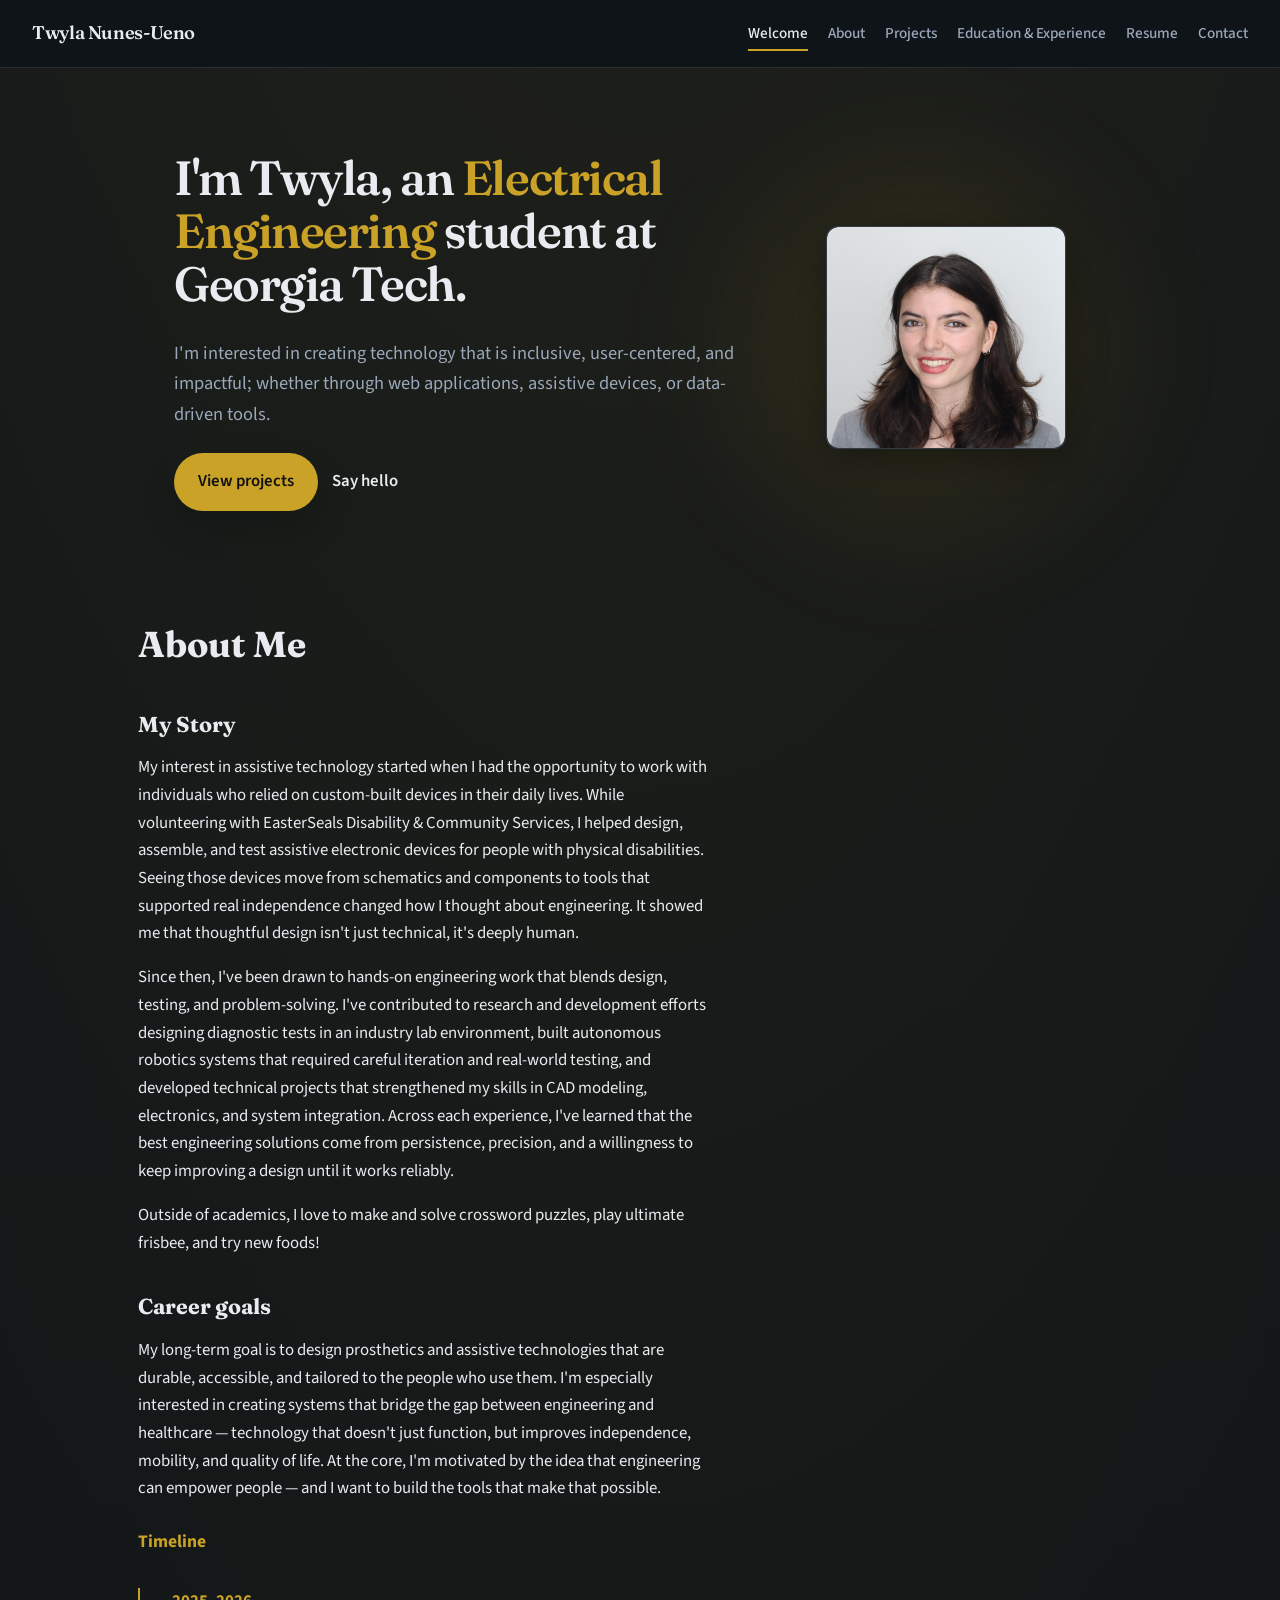
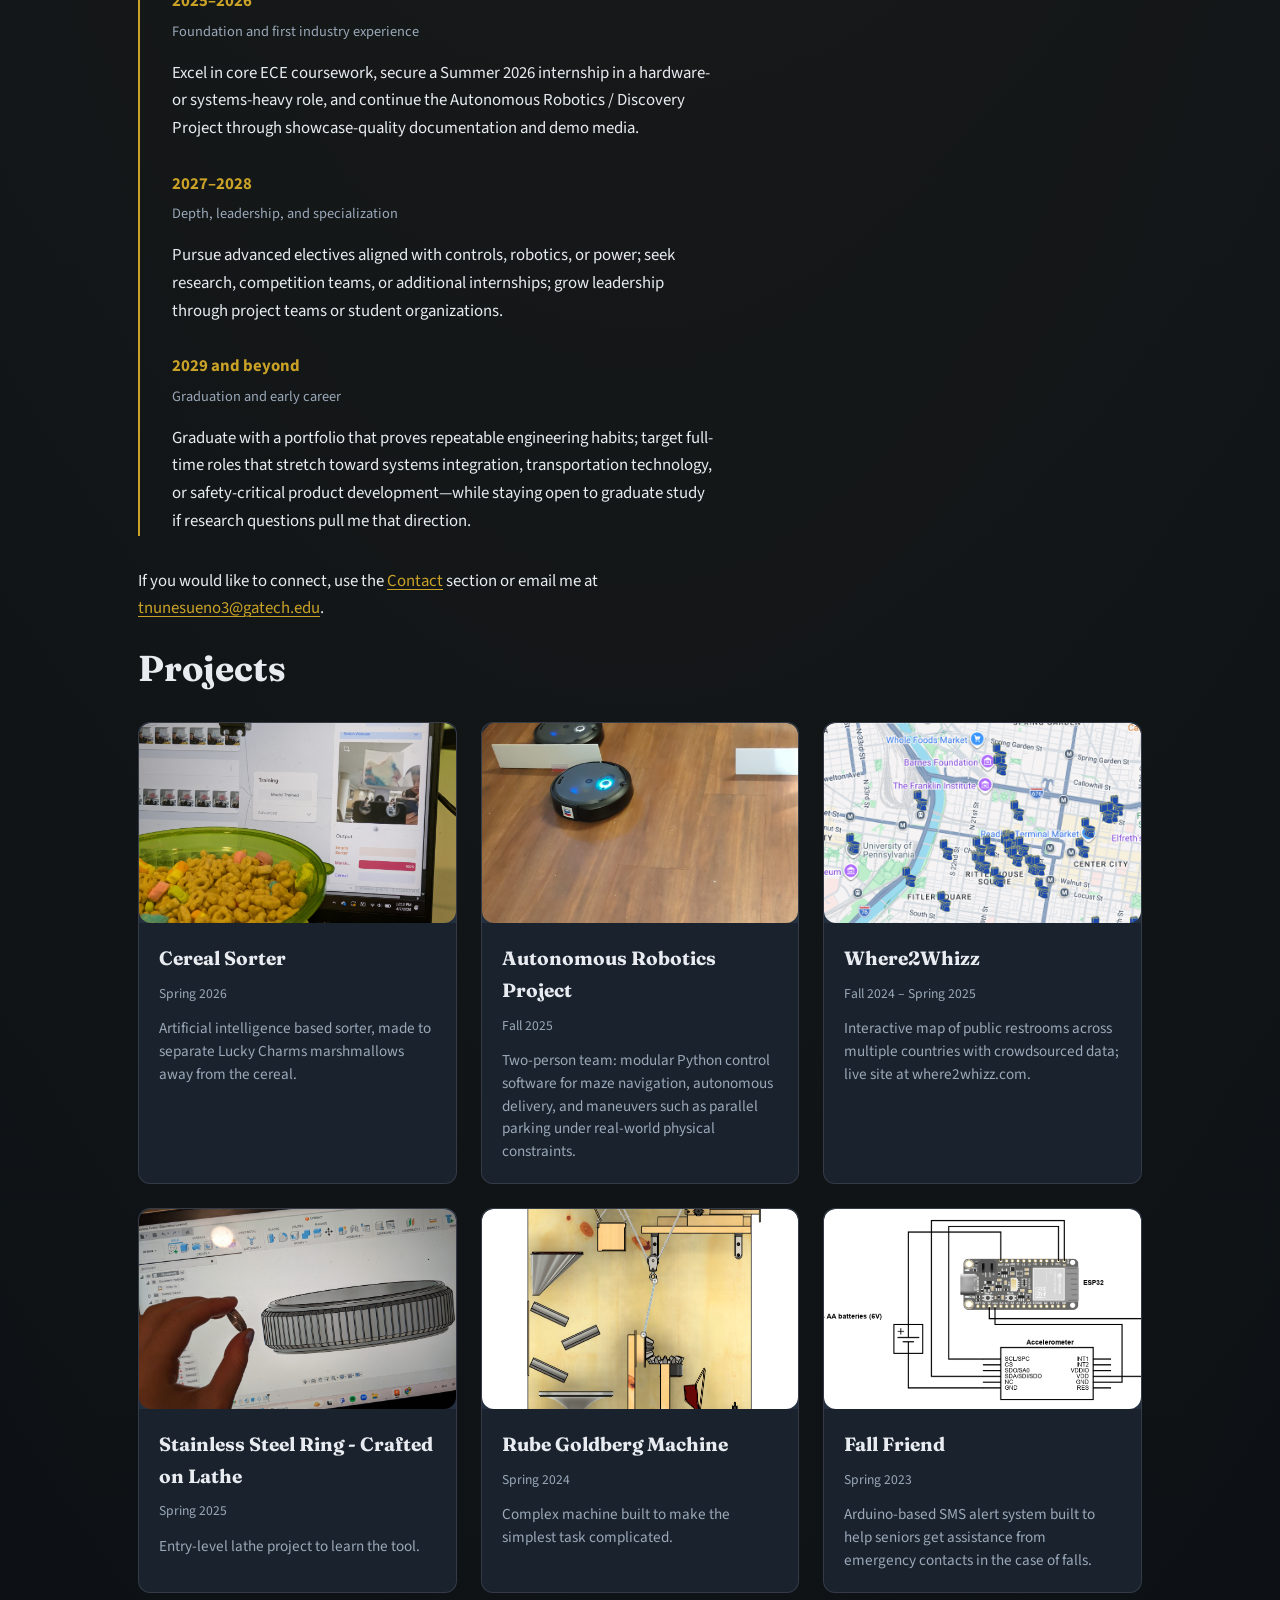
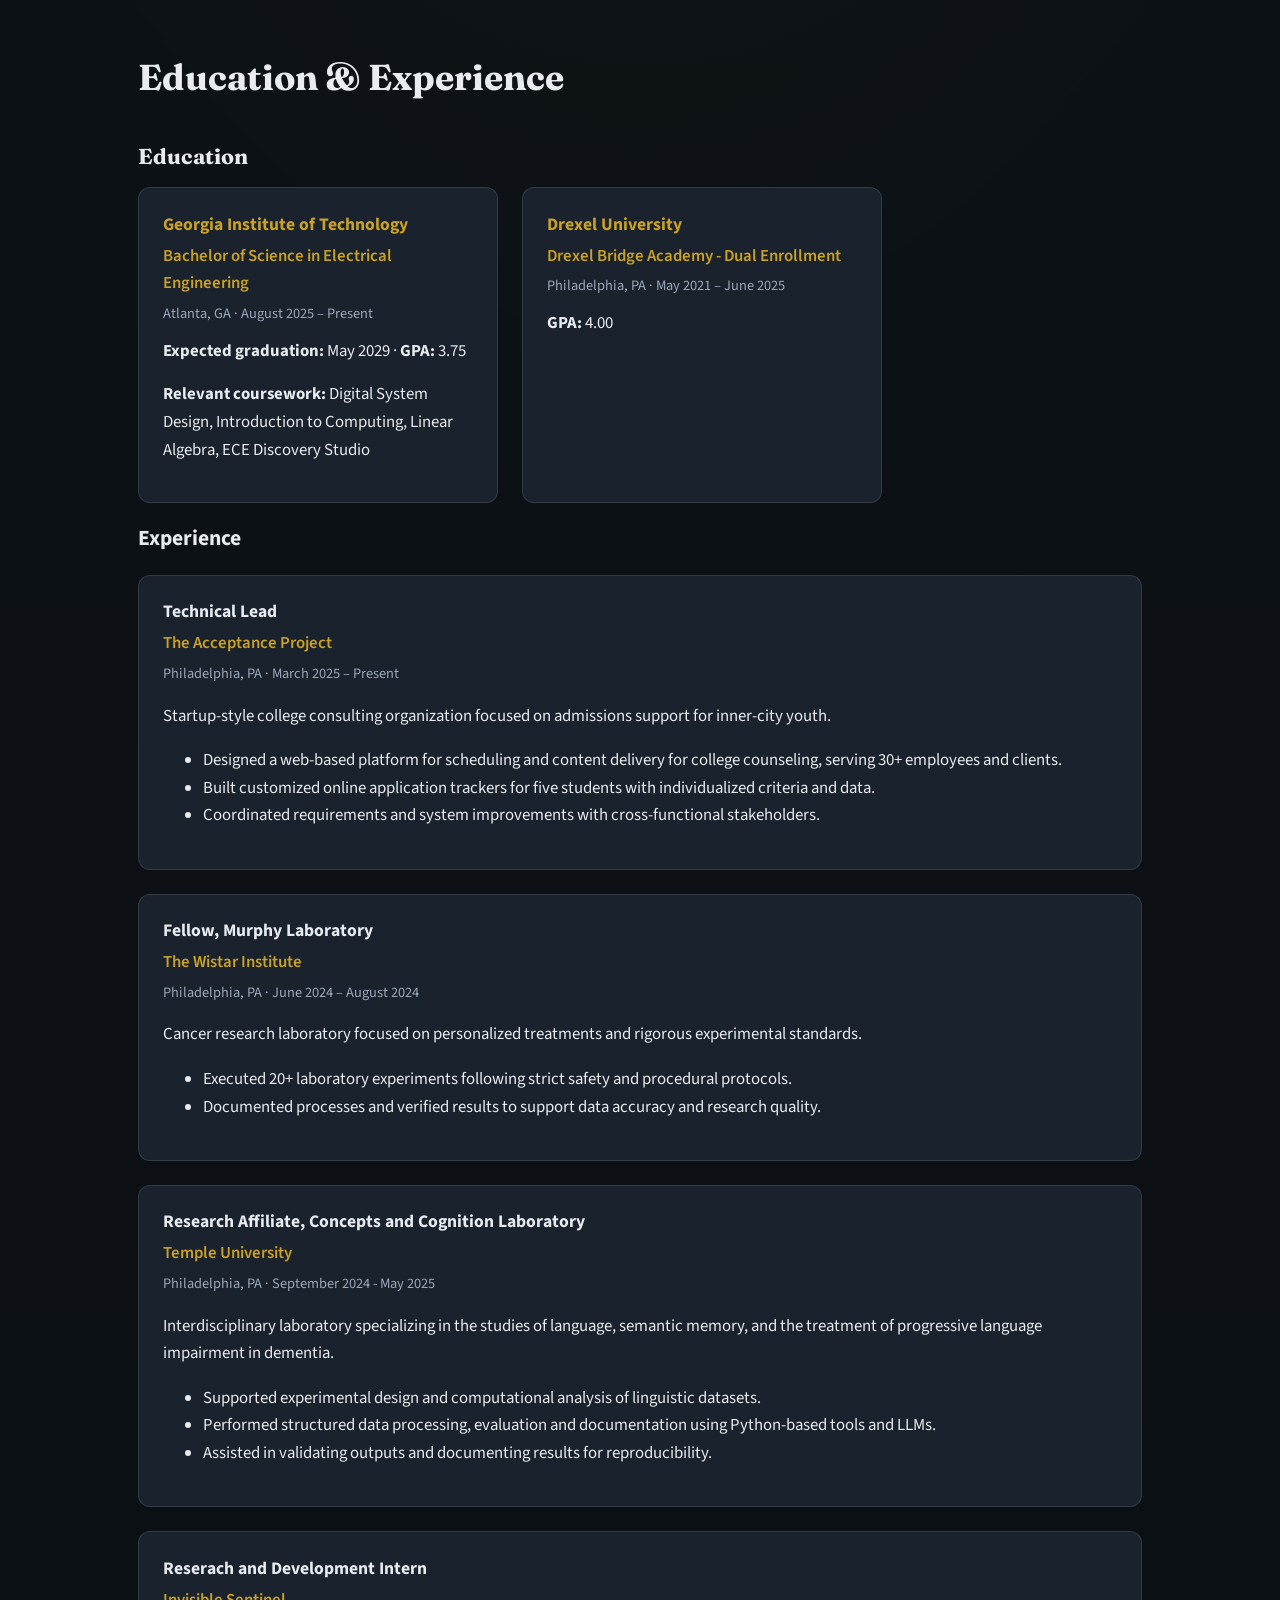
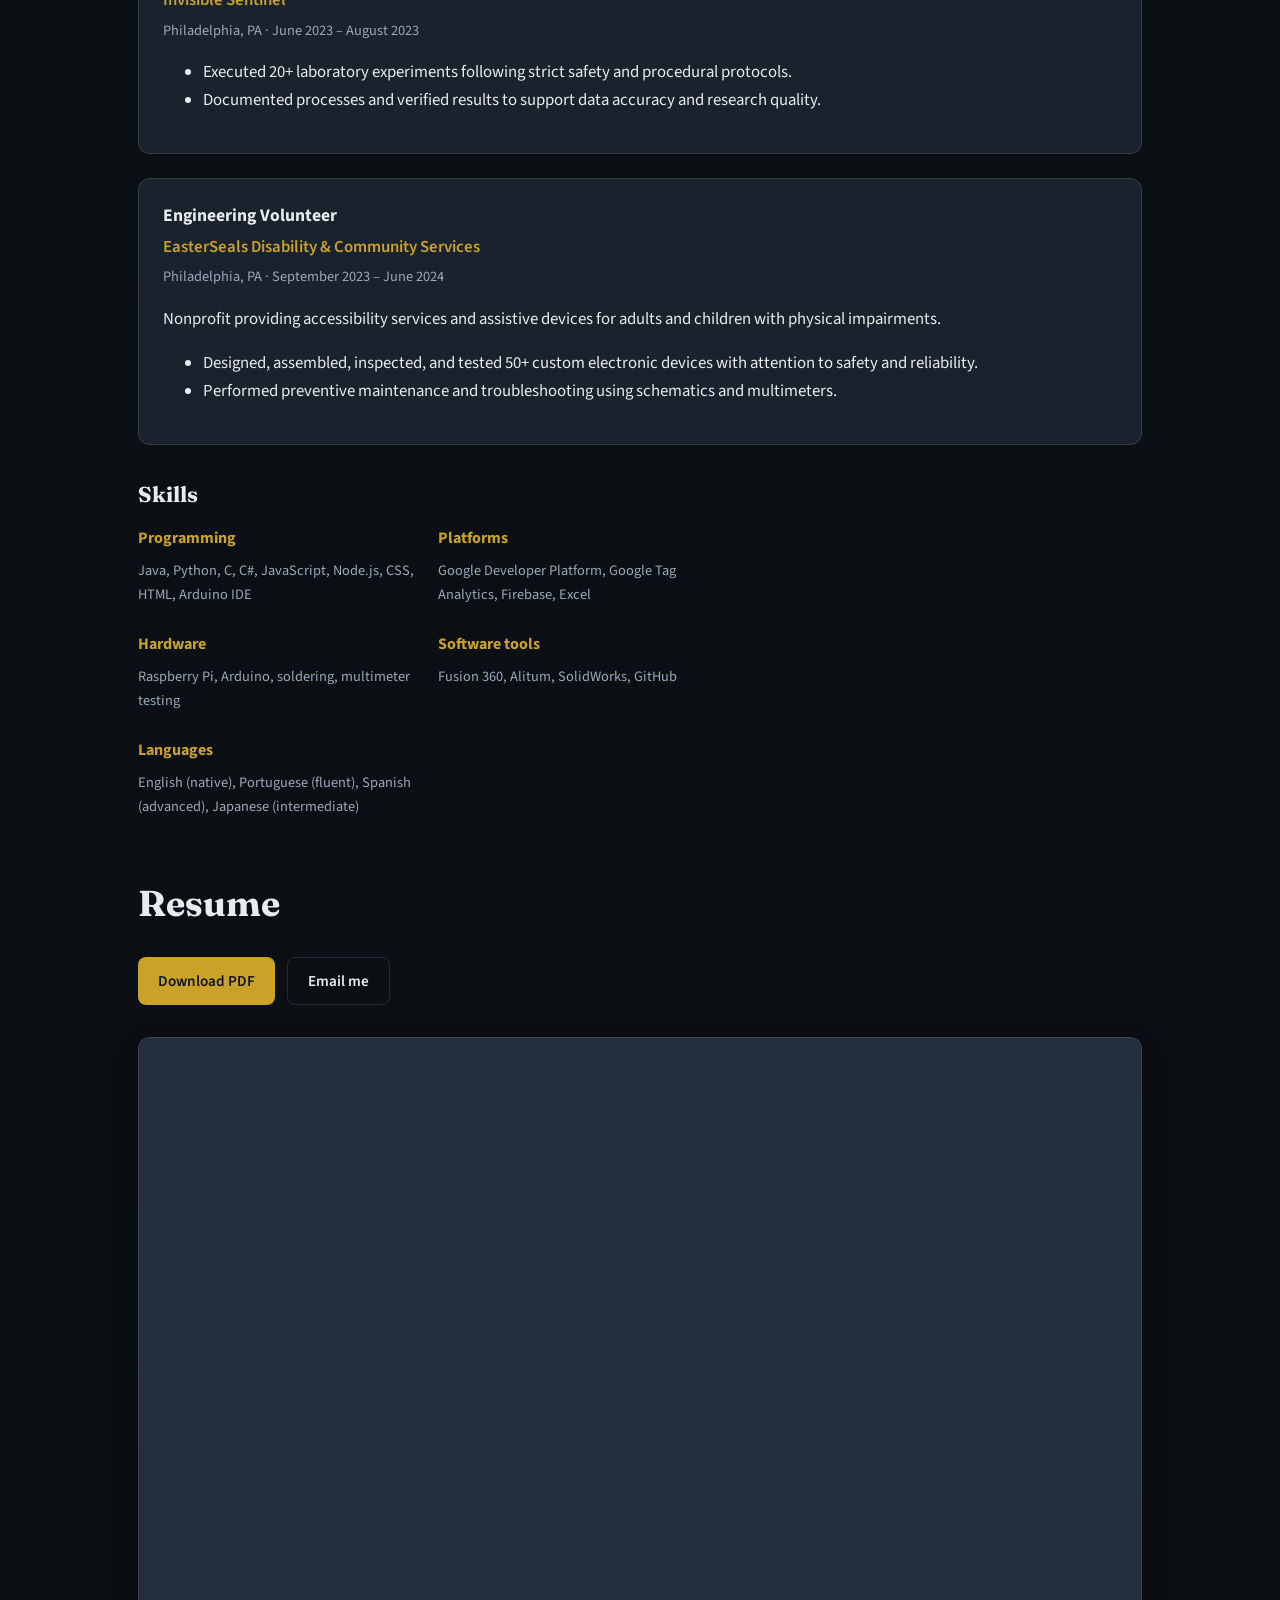
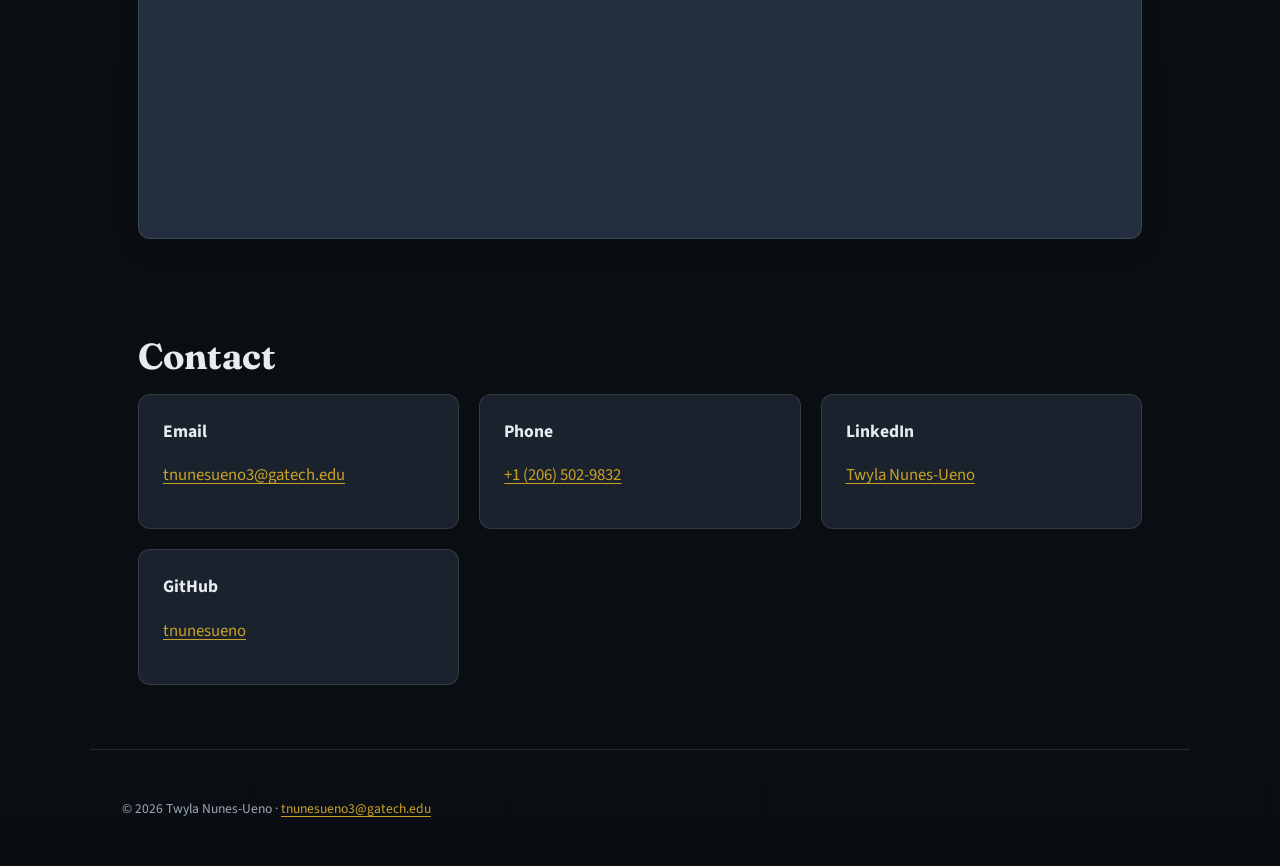
<file: index.html>
<!DOCTYPE html>
<html lang="en">
  <head>
    <meta charset="utf-8" />
    <meta name="viewport" content="width=device-width, initial-scale=1" />
    <title>Twyla Nunes-Ueno | Welcome</title>
    <meta
      name="description"
      content="Electrical Engineering student at Georgia Tech — portfolio, projects, and resume."
    />
    <link rel="preconnect" href="https://fonts.googleapis.com" />
    <link rel="preconnect" href="https://fonts.gstatic.com" crossorigin />
    <link
      href="https://fonts.googleapis.com/css2?family=Fraunces:opsz,wght@9..144,500;9..144,600&family=Source+Sans+3:ital,wght@0,400;0,600;1,400&display=swap"
      rel="stylesheet"
    />
    <link rel="stylesheet" href="css/styles.css" />
  </head>
  <body>
    <header class="site-header">
      <a class="logo" href="#welcome">Twyla Nunes-Ueno</a>
      <button
        type="button"
        class="nav-toggle"
        aria-expanded="false"
        aria-controls="site-nav"
      >
        Menu
      </button>
      <nav class="site-nav" id="site-nav" aria-label="Primary">
        <ul>
          <li><a href="#welcome">Welcome</a></li>
          <li><a href="#about">About</a></li>
          <li><a href="#projects">Projects</a></li>
          <li><a href="#education">Education &amp; Experience</a></li>
          <li><a href="#resume">Resume</a></li>
          <li><a href="#contact">Contact</a></li>
        </ul>
      </nav>
    </header>

    <main>
      <!-- WELCOME SECTION -->
      <section id="welcome" class="hero">
        <div class="hero-text">
          <h1> I'm Twyla, an <span class="hero-highlight">Electrical Engineering</span> student at Georgia Tech.</h1>
          <br>
          <p class="lead">
            I'm interested in creating technology that is inclusive, user-centered, and impactful; whether through web applications, assistive devices, or data-driven tools.
          </p>
          <div class="hero-actions">
            <a class="hero-button" href="#projects">View projects</a>
            <a class="hero-link" href="#contact">Say hello</a>
          </div>
        </div>
        <figure class="hero-card">
          <img
            src="Twyla Nunes-Ueno_Headshot.jpg"
            alt="Placeholder graphic inviting a professional headshot upload"
            width="560"
            height="640"
          />
        </figure>
      </section>

      <!-- ABOUT SECTION -->
      <section id="about">
        <h1 class="page-title">About Me</h1>

        <article class="prose">

          <h2>My Story</h2>
          <p>
            My interest in assistive technology started when I had the opportunity to work with individuals who relied on custom-built devices in their daily lives. While volunteering with EasterSeals Disability & Community Services, I helped design, assemble, and test assistive electronic devices for people with physical disabilities. Seeing those devices move from schematics and components to tools that supported real independence changed how I thought about engineering. It showed me that thoughtful design isn't just technical, it's deeply human.
          </p>
          <p>
            Since then, I've been drawn to hands-on engineering work that blends design, testing, and problem-solving. I've contributed to research and development efforts designing diagnostic tests in an industry lab environment, built autonomous robotics systems that required careful iteration and real-world testing, and developed technical projects that strengthened my skills in CAD modeling, electronics, and system integration. Across each experience, I've learned that the best engineering solutions come from persistence, precision, and a willingness to keep improving a design until it works reliably.
          </p>
          <p>
            Outside of academics, I love to make and solve crossword puzzles, play ultimate frisbee, and try new foods!
          </p>

          <h2>Career goals</h2>
          <p>
            My long-term goal is to design prosthetics and assistive technologies that are durable, accessible, and tailored to the people who use them. I'm especially interested in creating systems that bridge the gap between engineering and healthcare — technology that doesn't just function, but improves independence, mobility, and quality of life.
            At the core, I'm motivated by the idea that engineering can empower people — and I want to build the tools that make that possible.
          </p>
    

          <h3>Timeline</h3>
          <div class="timeline">
            <div class="timeline-item">
              <h3>2025–2026</h3>
              <p class="timeline-meta">Foundation and first industry experience</p>
              <p>
                Excel in core ECE coursework, secure a Summer 2026 internship in
                a hardware- or systems-heavy role, and continue the Autonomous
                Robotics / Discovery Project through showcase-quality
                documentation and demo media.
              </p>
            </div>
            <div class="timeline-item">
              <h3>2027–2028</h3>
              <p class="timeline-meta">Depth, leadership, and specialization</p>
              <p>
                Pursue advanced electives aligned with controls, robotics, or
                power; seek research, competition teams, or additional internships;
                grow leadership through project teams or student organizations.
              </p>
            </div>
            <div class="timeline-item">
              <h3>2029 and beyond</h3>
              <p class="timeline-meta">Graduation and early career</p>
              <p>
                Graduate with a portfolio that proves repeatable engineering
                habits; target full-time roles that stretch toward systems
                integration, transportation technology, or safety-critical product
                development—while staying open to graduate study if research
                questions pull me that direction.
              </p>
            </div>
          </div>

          <p>
            If you would like to connect, use the
            <a href="#contact">Contact</a> section or email me at
            <a href="mailto:tnunesueno3@gatech.edu">tnunesueno3@gatech.edu</a>.
          </p>
        </article>
      </section>

      <!-- PROJECTS SECTION -->
      <section id="projects">
        <h1 class="page-title">Projects</h1>
        <div class="projects-grid" id="project-list-root"></div>
      </section>

      <!-- PROJECT MODAL -->
      <div id="project-modal" class="project-modal" style="display: none;">
        <div class="modal-overlay"></div>
        <div class="modal-content">
          <button class="modal-close" aria-label="Close project details">×</button>
          <div class="modal-nav">
            <button class="nav-prev" aria-label="Previous project">← Previous</button>
            <button class="nav-next" aria-label="Next project">Next →</button>
          </div>
          <div id="modal-project-content"></div>
        </div>
      </div>

      <!-- EDUCATION & EXPERIENCE SECTION -->
       <br>
       <br>
      <section id="education">
        <h1 class="page-title">Education &amp; Experience</h1>

        <section class="prose">
          <h2>Education</h2>
          <div class="education-grid">
            <div class="exp-card">
              <h3 style="margin-top: 0">Georgia Institute of Technology</h3>
              <p class="org">Bachelor of Science in Electrical Engineering</p>
              <p class="when">Atlanta, GA · August 2025 – Present</p>
              <p>
                <strong>Expected graduation:</strong> May 2029 ·
                <strong>GPA:</strong> 3.75
              </p>
              <p>
                <strong>Relevant coursework:</strong> Digital System Design, Introduction to Computing, Linear Algebra, ECE Discovery Studio 
              </p>
            </div>

            <div class="exp-card">
              <h3 style="margin-top: 0">Drexel University</h3>
              <p class="org">Drexel Bridge Academy - Dual Enrollment</p>
              <p class="when">Philadelphia, PA · May 2021 – June 2025</p>
              <p>
                <strong>GPA:</strong> 4.00
              </p>
            </div>
          </div>
        </section>
        
        <section>
          <h2 style="font-size: 1.35rem">Experience</h2>
          <div class="experience-grid" id="experience-list-root"></div>
        </section>

        <section class="prose" style="margin-top: 2rem">
          <h2>Skills</h2>
          <div class="skills-grid">
            <div class="skill-category">
              <h3>Programming</h3>
              <p>Java, Python, C, C#, JavaScript, Node.js, CSS, HTML, Arduino IDE</p>
            </div>
            <div class="skill-category">
              <h3>Platforms</h3>
              <p>Google Developer Platform, Google Tag Analytics, Firebase, Excel</p>
            </div>
            <div class="skill-category">
              <h3>Hardware</h3>
              <p>Raspberry Pi, Arduino, soldering, multimeter testing</p>
            </div>
            <div class="skill-category">
              <h3>Software tools</h3>
              <p>Fusion 360, Alitum, SolidWorks, GitHub</p>
            </div>
            <div class="skill-category">
              <h3>Languages</h3>
              <p>English (native), Portuguese (fluent), Spanish (advanced), Japanese (intermediate) </p>
            </div>
          </div>
        </section>
      </section>

      <!-- RESUME SECTION -->
       <br>
       <br>
      <section id="resume">
        <h1 class="page-title">Resume</h1>

        <div class="resume-actions">
          <a
            class="btn btn-primary"
            href="assets/Twyla-Nunes-Ueno-Resume.pdf"
            download="Twyla-Nunes-Ueno-Resume.pdf"
            >Download PDF</a
          >
          <a class="btn btn-secondary" href="mailto:tnunesueno3@gatech.edu"
            >Email me</a
          >
        </div>

        <div class="resume-viewer">
          <iframe
            src="assets\Twyla Nunes-Ueno Resume 5.23.pdf"
            title="Twyla Nunes-Ueno Resume"
            width="100%"
            height="800"
            frameborder="0"
          ></iframe>
        </div>
      </section>

      <!-- CONTACT SECTION -->
       <br>
       <br>
      <section id="contact">
        <h1 class="page-title">Contact</h1>

        <div class="contact-grid">
          <article class="exp-card">
            <h3 style="margin-top: 0">Email</h3>
            <p>
              <a href="mailto:tnunesueno3@gatech.edu">tnunesueno3@gatech.edu</a>
            </p>
          </article>

          <article class="exp-card">
            <h3 style="margin-top: 0">Phone</h3>
            <p>
              <a href="tel:+12065029832">+1 (206) 502-9832</a>
            </p>
          </article>

          <article class="exp-card">
            <h3 style="margin-top: 0">LinkedIn</h3>
            <p>
              <a href="https://www.linkedin.com/in/twyla-nunes-ueno-656a4432a/">Twyla Nunes-Ueno</a>
            </p>
          </article>

          <article class="exp-card">
            <h3 style="margin-top: 0">GitHub</h3>
            <p>
              <a href="https://github.com/tnunesueno">tnunesueno</a>
            </p>
          </article>
        </div>
      </section>
    </main>

    <footer class="site-footer">
      <p style="margin-top: 1rem">
        © <span id="y"></span> Twyla Nunes-Ueno ·
        <a href="mailto:tnunesueno3@gatech.edu">tnunesueno3@gatech.edu</a>
      </p>
      <script>
        document.getElementById("y").textContent = new Date().getFullYear();
      </script>
    </footer>

    <script src="js/data.js"></script>
    <script src="js/main.js"></script>
  </body>
</html>
</file>
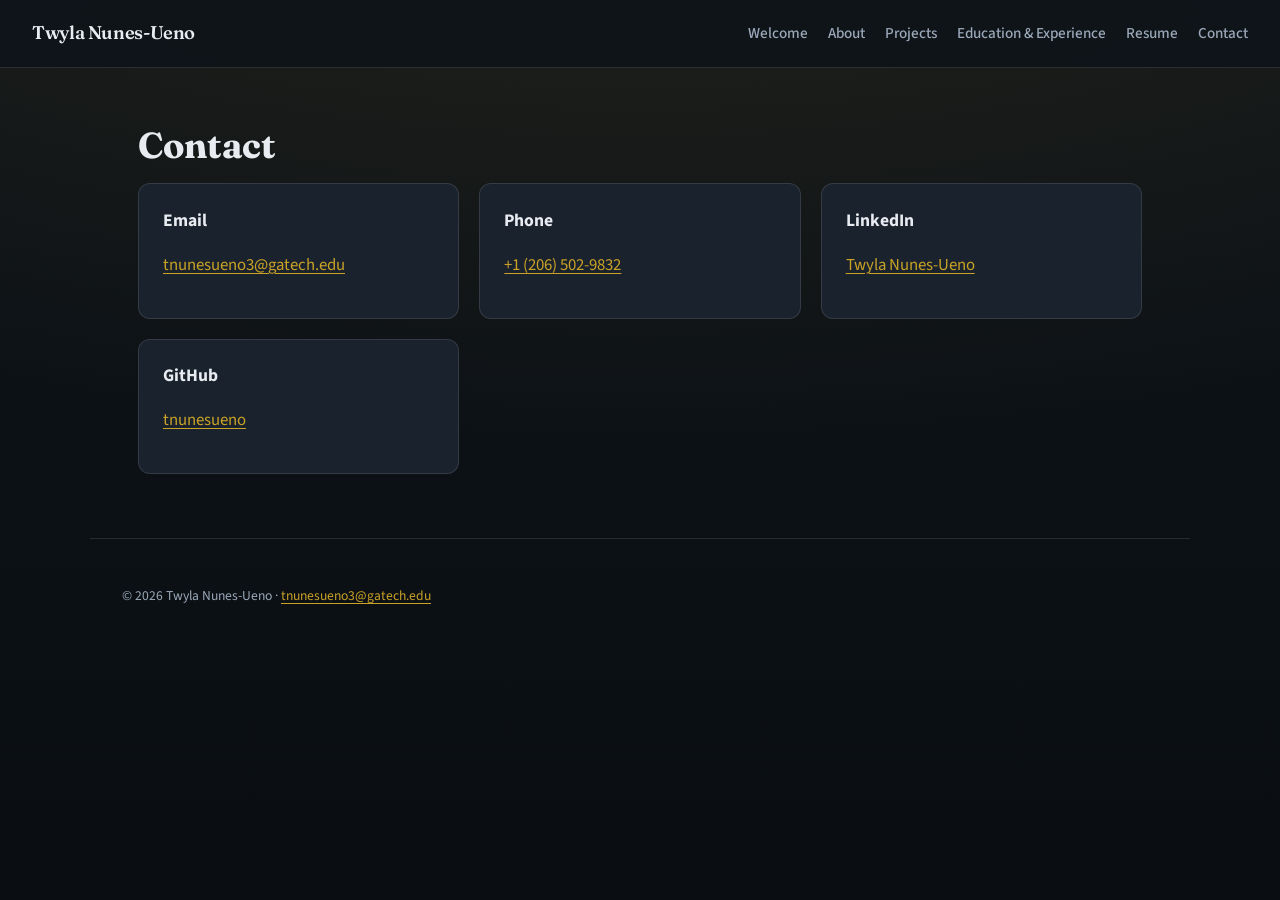
<file: contact.html>
<!DOCTYPE html>
<html lang="en">
  <head>
    <meta charset="utf-8" />
    <meta name="viewport" content="width=device-width, initial-scale=1" />
    <title>Contact | Twyla Nunes-Ueno</title>
    <meta
      name="description"
      content="Get in touch with Twyla Nunes-Ueno — email, phone, and resume."
    />
    <link rel="preconnect" href="https://fonts.googleapis.com" />
    <link rel="preconnect" href="https://fonts.gstatic.com" crossorigin />
    <link
      href="https://fonts.googleapis.com/css2?family=Fraunces:opsz,wght@9..144,500;9..144,600&family=Source+Sans+3:ital,wght@0,400;0,600;1,400&display=swap"
      rel="stylesheet"
    />
    <link rel="stylesheet" href="css/styles.css" />
  </head>
  <body>
    <header class="site-header">
      <a class="logo" href="index.html">Twyla Nunes-Ueno</a>
      <button
        type="button"
        class="nav-toggle"
        aria-expanded="false"
        aria-controls="site-nav"
      >
        Menu
      </button>
      <nav class="site-nav" id="site-nav" aria-label="Primary">
        <ul>
          <li><a href="index.html">Welcome</a></li>
          <li><a href="about.html">About</a></li>
          <li><a href="projects.html">Projects</a></li>
          <li><a href="education.html">Education &amp; Experience</a></li>
          <li><a href="resume.html">Resume</a></li>
          <li><a href="contact.html">Contact</a></li>
        </ul>
      </nav>
    </header>

    <main>
      <h1 class="page-title">Contact</h1>

      <div class="contact-grid">
        <article class="exp-card">
          <h3 style="margin-top: 0">Email</h3>
          <p>
            <a href="mailto:tnunesueno3@gatech.edu">tnunesueno3@gatech.edu</a>
          </p>
        </article>

        <article class="exp-card">
          <h3 style="margin-top: 0">Phone</h3>
          <p>
            <a href="tel:+12065029832">+1 (206) 502-9832</a>
          </p>
        </article>

        <article class="exp-card">
          <h3 style="margin-top: 0">LinkedIn</h3>
          <p>
            <a href="https://www.linkedin.com/in/twyla-nunes-ueno-656a4432a/">Twyla Nunes-Ueno</a>
          </p>
        </article>

        <article class="exp-card">
          <h3 style="margin-top: 0">GitHub</h3>
          <p>
            <a href="https://github.com/tnunesueno">tnunesueno</a>
          </p>
        </article>
      </div>
    </main>

    <footer class="site-footer">
      <p>
        © <span id="y"></span> Twyla Nunes-Ueno ·
        <a href="mailto:tnunesueno3@gatech.edu">tnunesueno3@gatech.edu</a>
      </p>
      <script>
        document.getElementById("y").textContent = new Date().getFullYear();
      </script>
    </footer>

    <script src="js/data.js"></script>
    <script src="js/main.js"></script>
  </body>
</html>
</file>
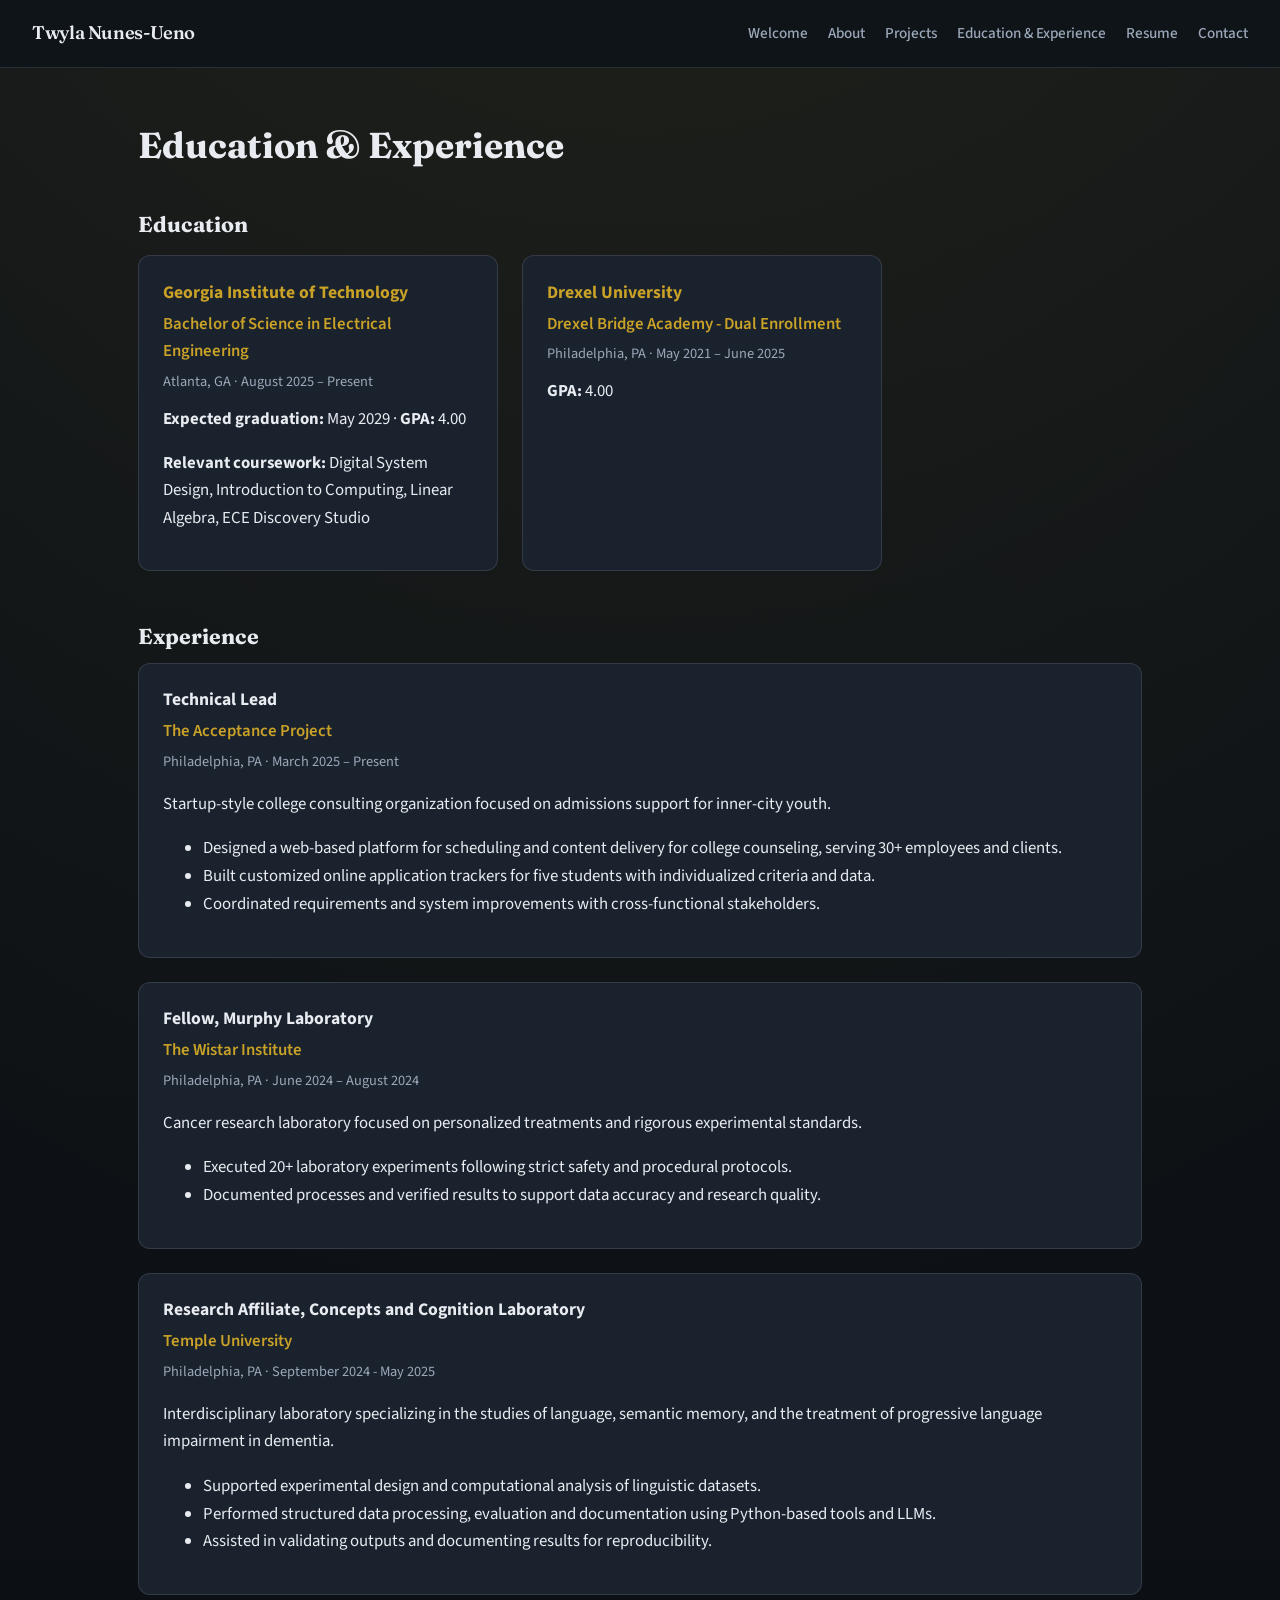
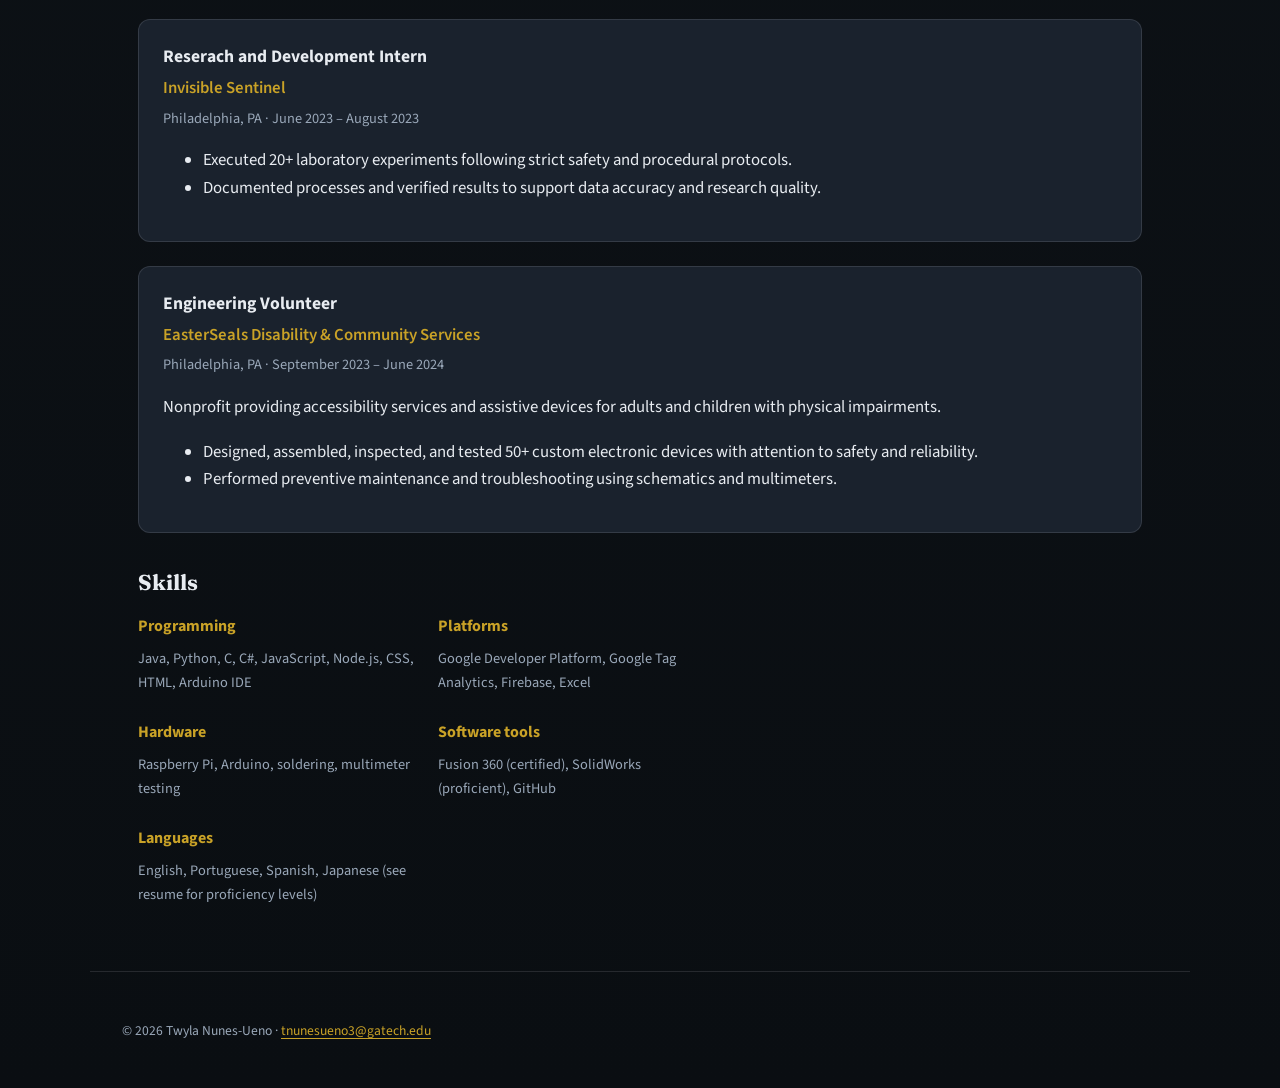
<file: education.html>
<!DOCTYPE html>
<html lang="en">
  <head>
    <meta charset="utf-8" />
    <meta name="viewport" content="width=device-width, initial-scale=1" />
    <title>Education &amp; Experience | Twyla Nunes-Ueno</title>
    <meta
      name="description"
      content="Georgia Tech education and professional experience."
    />
    <link rel="preconnect" href="https://fonts.googleapis.com" />
    <link rel="preconnect" href="https://fonts.gstatic.com" crossorigin />
    <link
      href="https://fonts.googleapis.com/css2?family=Fraunces:opsz,wght@9..144,500;9..144,600&family=Source+Sans+3:ital,wght@0,400;0,600;1,400&display=swap"
      rel="stylesheet"
    />
    <link rel="stylesheet" href="css/styles.css" />
  </head>
  <body>
    <header class="site-header">
      <a class="logo" href="index.html">Twyla Nunes-Ueno</a>
      <button
        type="button"
        class="nav-toggle"
        aria-expanded="false"
        aria-controls="site-nav"
      >
        Menu
      </button>
      <nav class="site-nav" id="site-nav" aria-label="Primary">
        <ul>
          <li><a href="index.html">Welcome</a></li>
          <li><a href="about.html">About</a></li>
          <li><a href="projects.html">Projects</a></li>
          <li><a href="education.html">Education &amp; Experience</a></li>
          <li><a href="resume.html">Resume</a></li>
          <li><a href="contact.html">Contact</a></li>
        </ul>
      </nav>
    </header>

    <main>
      <h1 class="page-title">Education &amp; Experience</h1>

      <section class="prose" id="education-section">
        <h2>Education</h2>
        <div class="education-grid">
          <div class="exp-card">
            <h3 style="margin-top: 0">Georgia Institute of Technology</h3>
            <p class="org">Bachelor of Science in Electrical Engineering</p>
            <p class="when">Atlanta, GA · August 2025 – Present</p>
            <p>
              <strong>Expected graduation:</strong> May 2029 ·
              <strong>GPA:</strong> 4.00
            </p>
            <p>
              <strong>Relevant coursework:</strong> Digital System Design, Introduction to Computing, Linear Algebra, ECE Discovery Studio 
            </p>
          </div>

          <div class="exp-card">
            <h3 style="margin-top: 0">Drexel University</h3>
            <p class="org">Drexel Bridge Academy - Dual Enrollment</p>
            <p class="when">Philadelphia, PA · May 2021 – June 2025</p>
            <p>
              <strong>GPA:</strong> 4.00
            </p>
          </div>
        </div>
      </section>
      
      <section>
        <h2 class="page-title" style="font-size: 1.35rem">Experience</h2>
        <div class="experience-grid" id="experience-list-root"></div>
      </section>

      <section class="prose" style="margin-top: 2rem">
        <h2>Skills</h2>
        <div class="skills-grid">
          <div class="skill-category">
            <h3>Programming</h3>
            <p>Java, Python, C, C#, JavaScript, Node.js, CSS, HTML, Arduino IDE</p>
          </div>
          <div class="skill-category">
            <h3>Platforms</h3>
            <p>Google Developer Platform, Google Tag Analytics, Firebase, Excel</p>
          </div>
          <div class="skill-category">
            <h3>Hardware</h3>
            <p>Raspberry Pi, Arduino, soldering, multimeter testing</p>
          </div>
          <div class="skill-category">
            <h3>Software tools</h3>
            <p>Fusion 360 (certified), SolidWorks (proficient), GitHub</p>
          </div>
          <div class="skill-category">
            <h3>Languages</h3>
            <p>English, Portuguese, Spanish, Japanese (see resume for proficiency levels)</p>
          </div>
        </div>
      </section>
    </main>

    <footer class="site-footer">
      <p style="margin-top: 1rem">
        © <span id="y"></span> Twyla Nunes-Ueno ·
        <a href="mailto:tnunesueno3@gatech.edu">tnunesueno3@gatech.edu</a>
      </p>
      <script>
        document.getElementById("y").textContent = new Date().getFullYear();
      </script>
    </footer>

    <script src="js/data.js"></script>
    <script src="js/main.js"></script>
  </body>
</html>
</file>
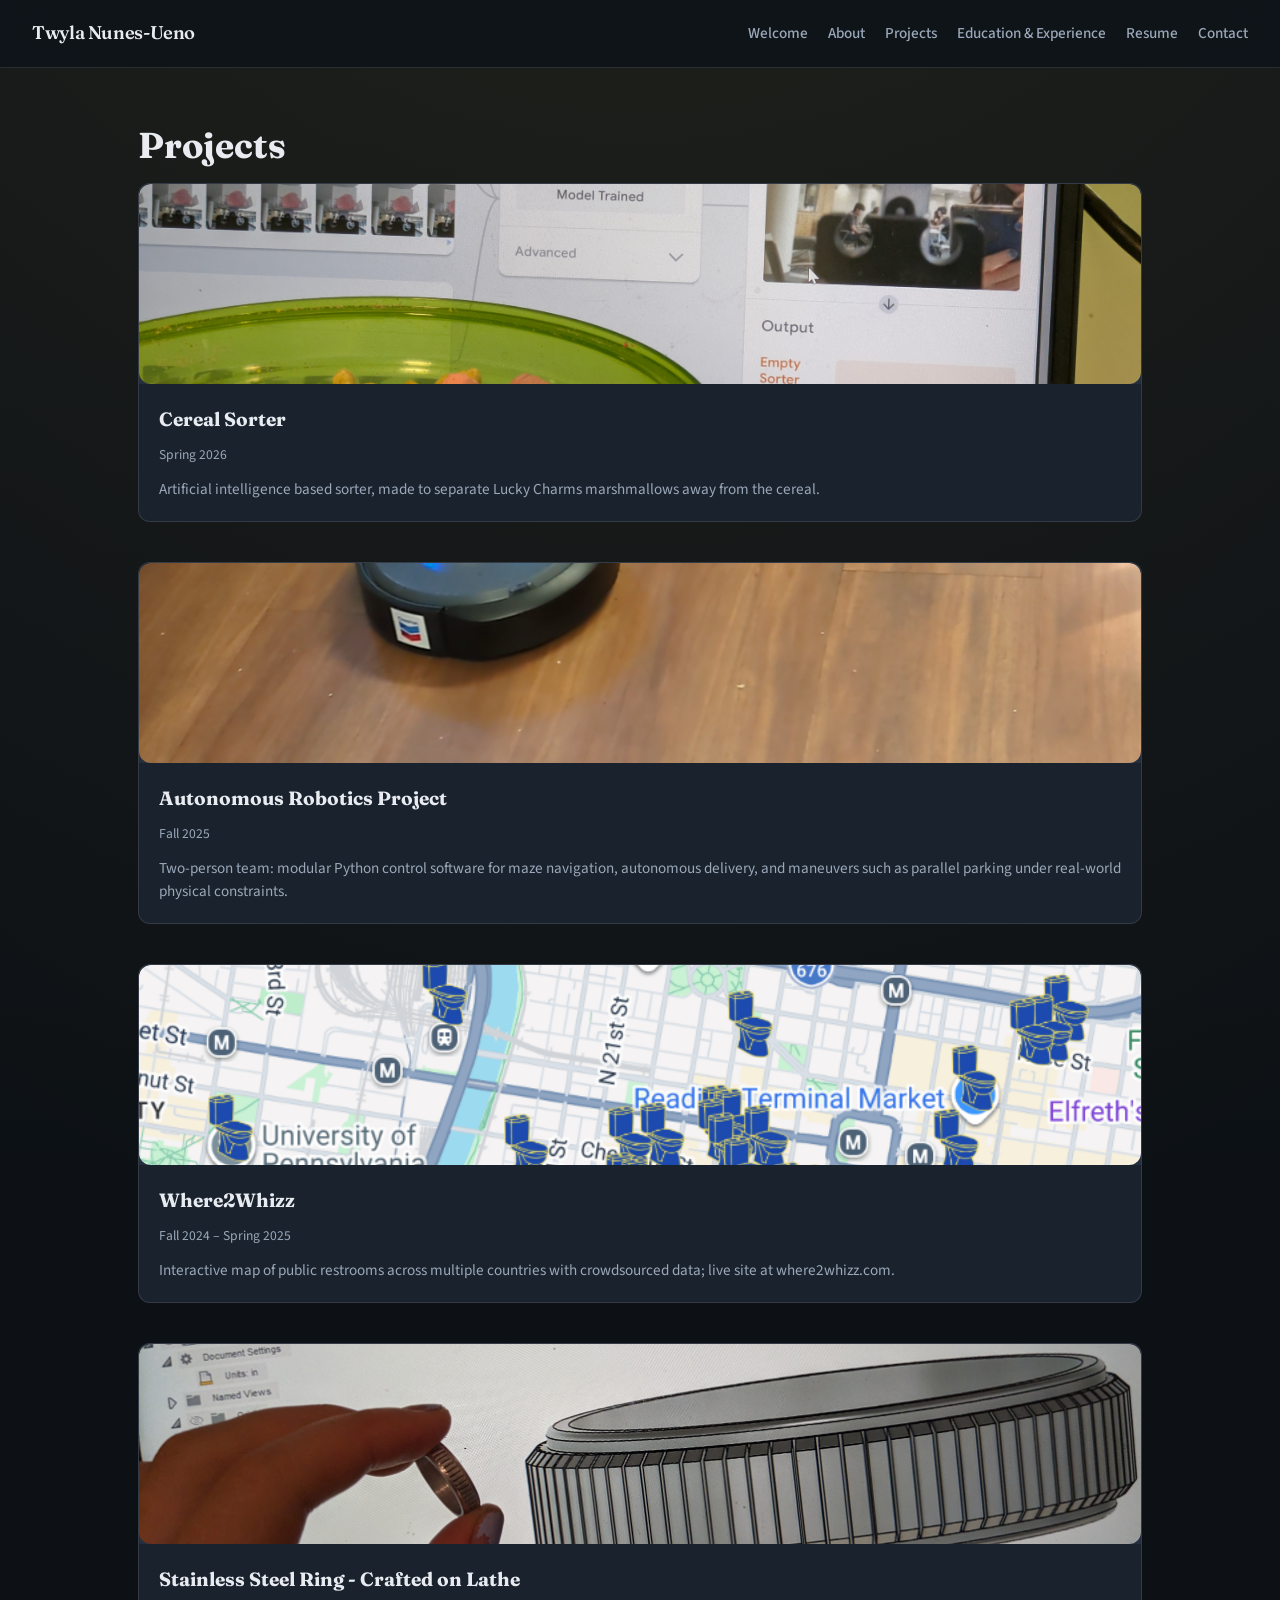
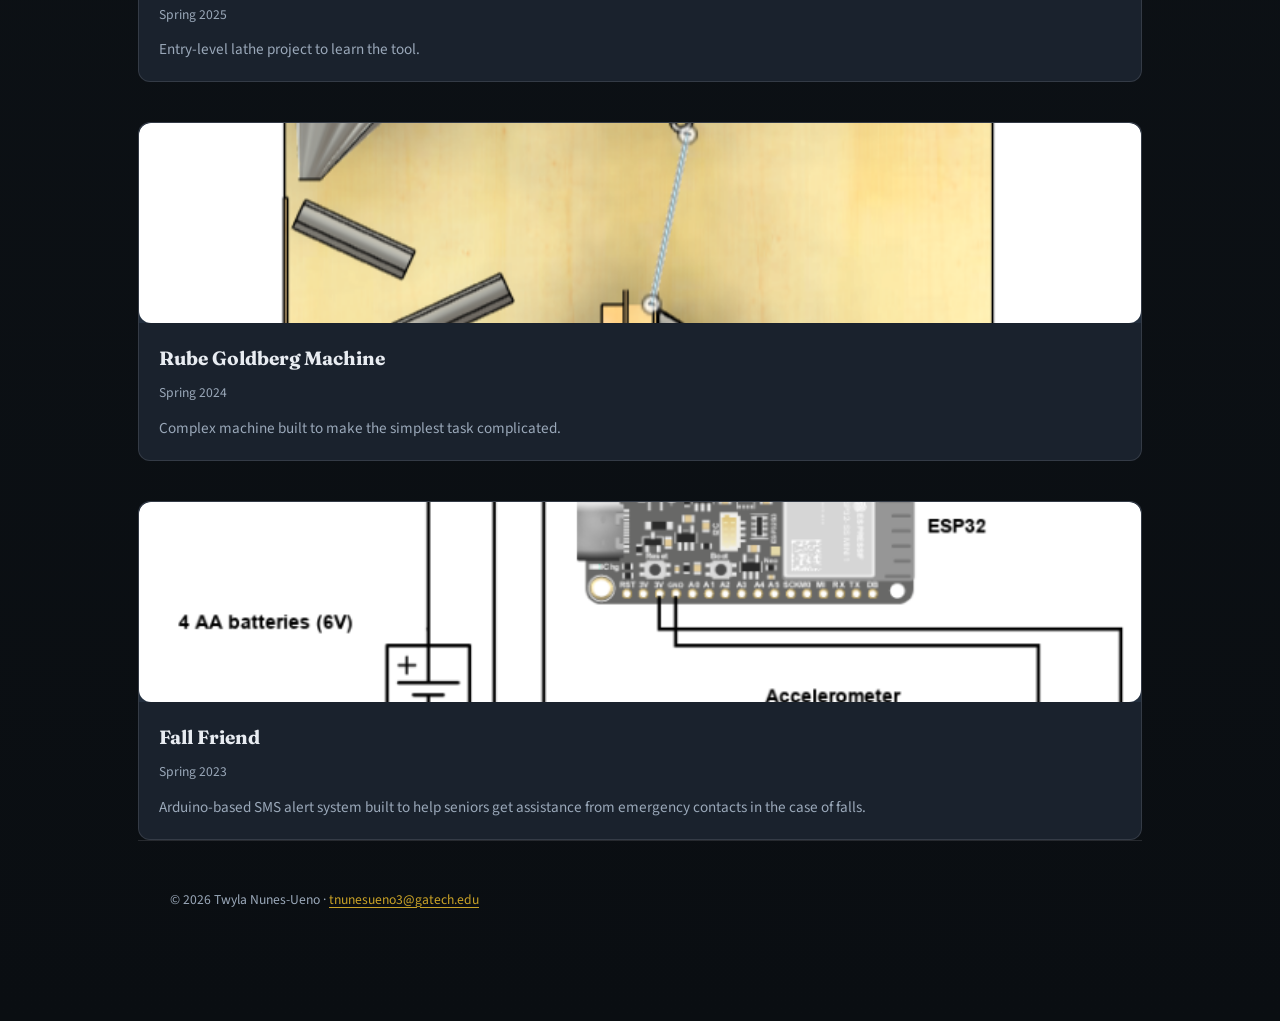
<file: projects.html>
<!DOCTYPE html>
<html lang="en">
  <head>
    <meta charset="utf-8" />
    <meta name="viewport" content="width=device-width, initial-scale=1" />
    <title>Projects | Twyla Nunes-Ueno</title>
    <meta
      name="description"
      content="Technical projects including autonomous robotics and Where2Whizz."
    />
    <link rel="preconnect" href="https://fonts.googleapis.com" />
    <link rel="preconnect" href="https://fonts.gstatic.com" crossorigin />
    <link
      href="https://fonts.googleapis.com/css2?family=Fraunces:opsz,wght@9..144,500;9..144,600&family=Source+Sans+3:ital,wght@0,400;0,600;1,400&display=swap"
      rel="stylesheet"
    />
    <link rel="stylesheet" href="css/styles.css" />
  </head>
  <body>
    <header class="site-header">
      <a class="logo" href="index.html">Twyla Nunes-Ueno</a>
      <button
        type="button"
        class="nav-toggle"
        aria-expanded="false"
        aria-controls="site-nav"
      >
        Menu
      </button>
      <nav class="site-nav" id="site-nav" aria-label="Primary">
        <ul>
          <li><a href="index.html">Welcome</a></li>
          <li><a href="about.html">About</a></li>
          <li><a href="projects.html">Projects</a></li>
          <li><a href="education.html">Education &amp; Experience</a></li>
          <li><a href="resume.html">Resume</a></li>
          <li><a href="contact.html">Contact</a></li>
        </ul>
      </nav>
    </header>

    <main>
      <h1 class="page-title">Projects</h1>
      <div class="project-list" id="project-list-root"></div>

    <footer class="site-footer">
      <p style="margin-top: 1rem">
        © <span id="y"></span> Twyla Nunes-Ueno ·
        <a href="mailto:tnunesueno3@gatech.edu">tnunesueno3@gatech.edu</a>
      </p>
      <script>
        document.getElementById("y").textContent = new Date().getFullYear();
      </script>
    </footer>

    <script src="js/data.js"></script>
    <script src="js/main.js"></script>
  </body>
</html>
</file>
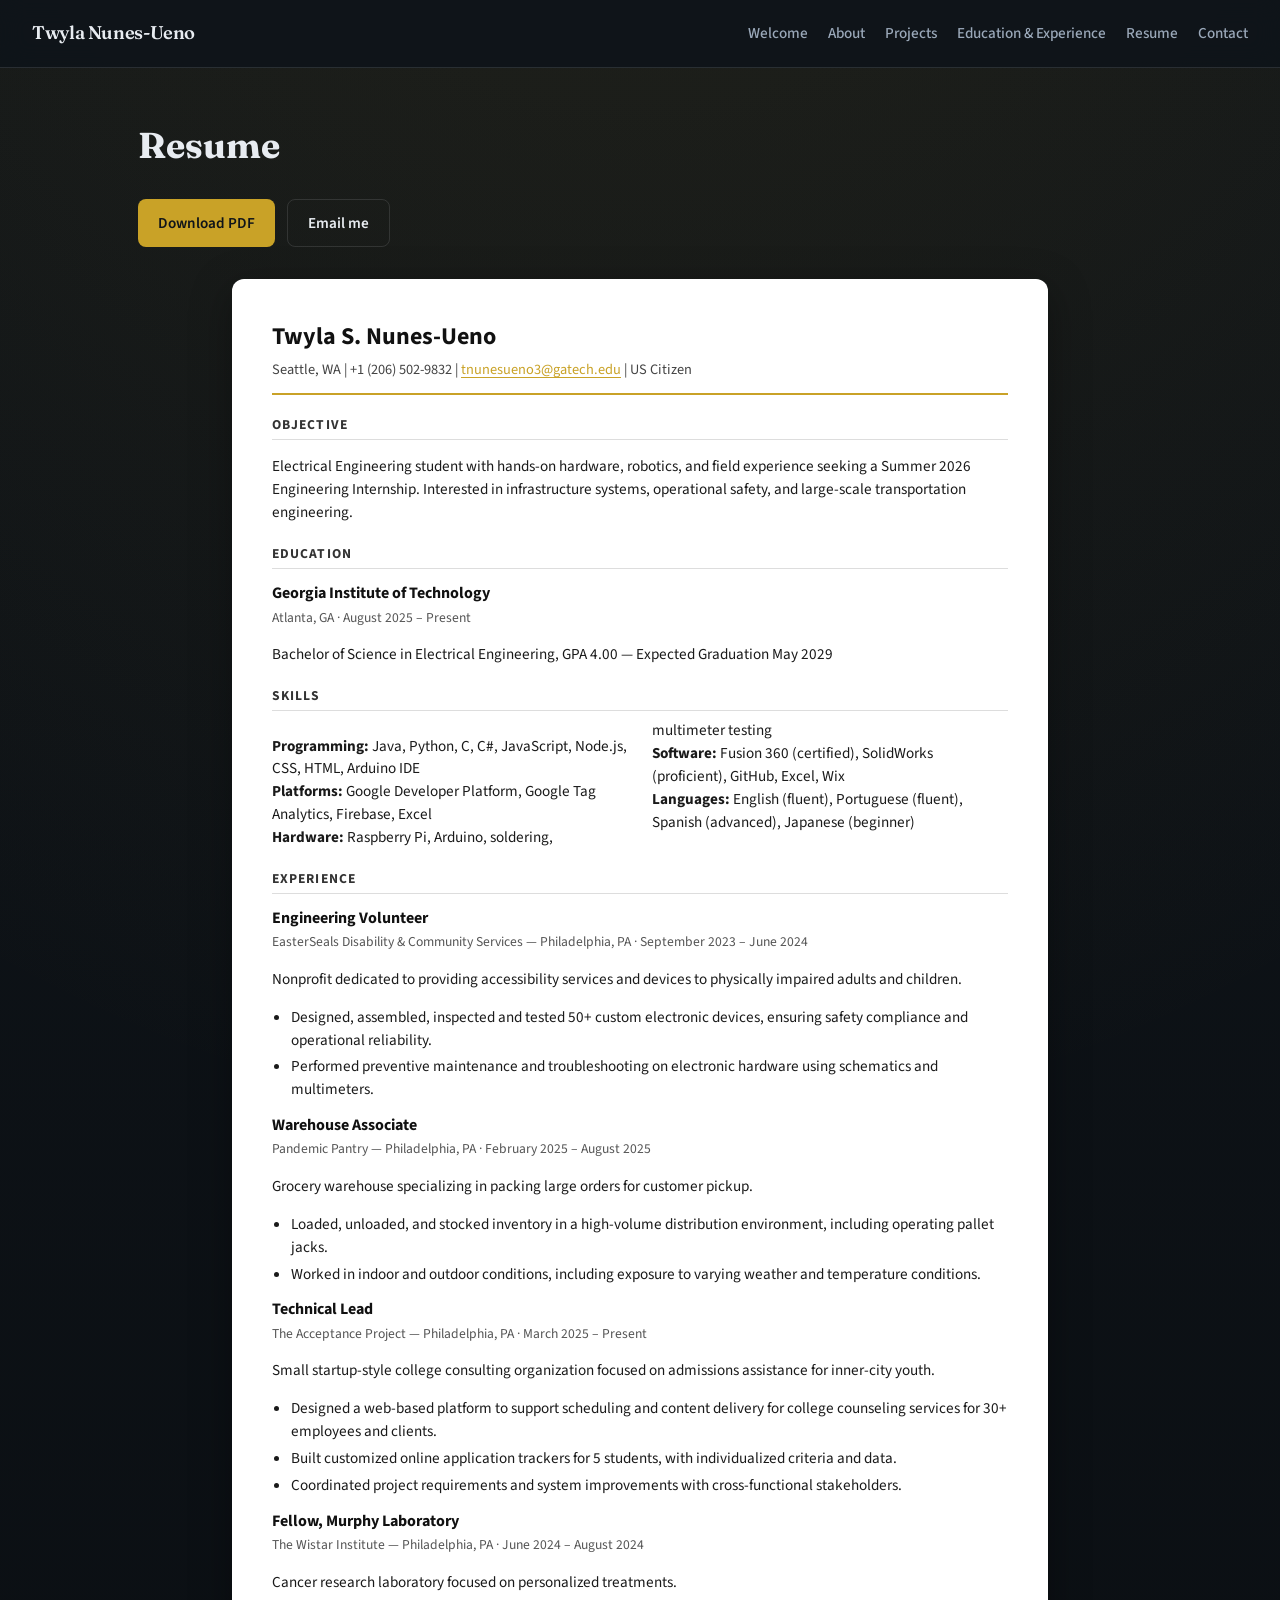
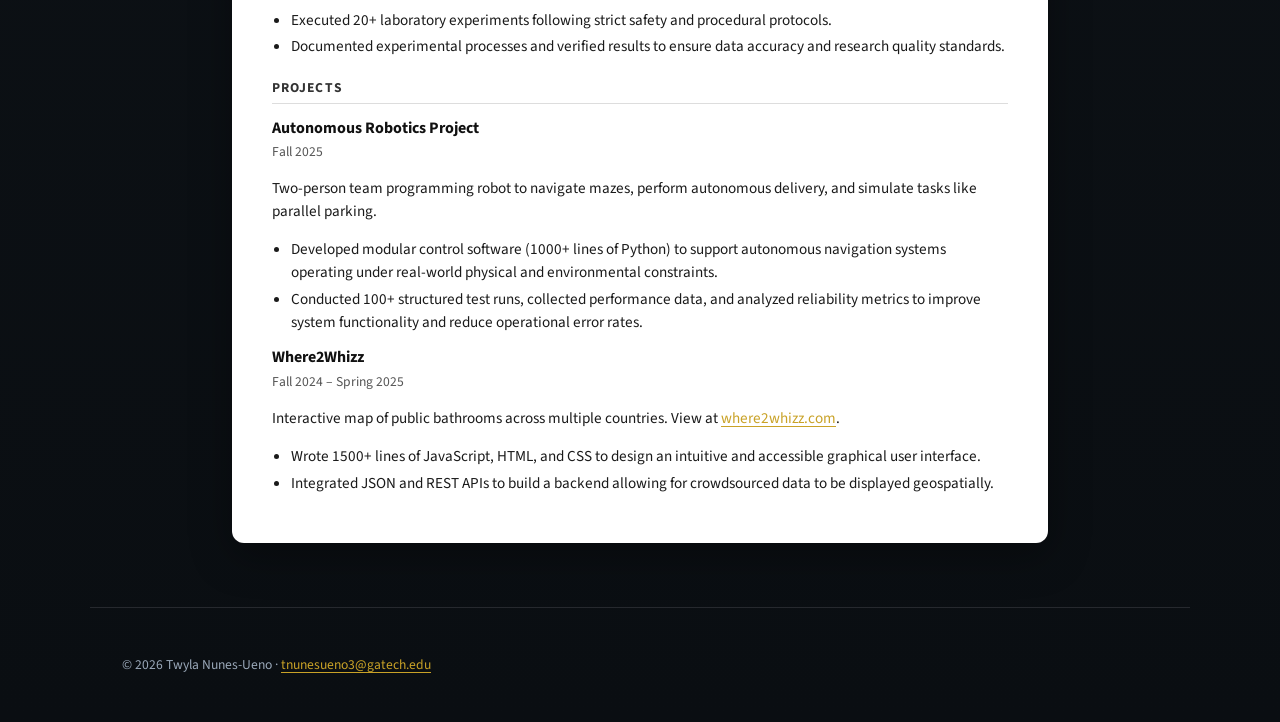
<file: resume.html>
<!DOCTYPE html>
<html lang="en">
  <head>
    <meta charset="utf-8" />
    <meta name="viewport" content="width=device-width, initial-scale=1" />
    <title>Resume | Twyla Nunes-Ueno</title>
    <meta name="description" content="Resume and PDF download." />
    <link rel="preconnect" href="https://fonts.googleapis.com" />
    <link rel="preconnect" href="https://fonts.gstatic.com" crossorigin />
    <link
      href="https://fonts.googleapis.com/css2?family=Fraunces:opsz,wght@9..144,500;9..144,600&family=Source+Sans+3:ital,wght@0,400;0,600;1,400&display=swap"
      rel="stylesheet"
    />
    <link rel="stylesheet" href="css/styles.css" />
  </head>
  <body>
    <header class="site-header">
      <a class="logo" href="index.html">Twyla Nunes-Ueno</a>
      <button
        type="button"
        class="nav-toggle"
        aria-expanded="false"
        aria-controls="site-nav"
      >
        Menu
      </button>
      <nav class="site-nav" id="site-nav" aria-label="Primary">
        <ul>
          <li><a href="index.html">Welcome</a></li>
          <li><a href="about.html">About</a></li>
          <li><a href="projects.html">Projects</a></li>
          <li><a href="education.html">Education &amp; Experience</a></li>
          <li><a href="resume.html">Resume</a></li>
          <li><a href="contact.html">Contact</a></li>
        </ul>
      </nav>
    </header>

    <main>
      <h1 class="page-title">Resume</h1>

      <div class="resume-actions">
        <a
          class="btn btn-primary"
          href="assets/Twyla-Nunes-Ueno-Resume.pdf"
          download="Twyla-Nunes-Ueno-Resume.pdf"
          >Download PDF</a
        >
        <a class="btn btn-secondary" href="mailto:tnunesueno3@gatech.edu"
          >Email me</a
        >
      </div>

      <article class="resume-sheet" aria-label="Resume content">
        <h1>Twyla S. Nunes-Ueno</h1>
        <p class="contact-line">
          Seattle, WA | +1 (206) 502-9832 |
          <a href="mailto:tnunesueno3@gatech.edu">tnunesueno3@gatech.edu</a> |
          US Citizen
        </p>

        <h2>Objective</h2>
        <p>
          Electrical Engineering student with hands-on hardware, robotics, and
          field experience seeking a Summer 2026 Engineering Internship.
          Interested in infrastructure systems, operational safety, and
          large-scale transportation engineering.
        </p>

        <h2>Education</h2>
        <h3>Georgia Institute of Technology</h3>
        <p class="resume-meta">Atlanta, GA · August 2025 – Present</p>
        <p>
          Bachelor of Science in Electrical Engineering, GPA 4.00 — Expected
          Graduation May 2029
        </p>

        <h2>Skills</h2>
        <div class="skills-block">
          <p>
            <strong>Programming:</strong> Java, Python, C, C#, JavaScript,
            Node.js, CSS, HTML, Arduino IDE<br />
            <strong>Platforms:</strong> Google Developer Platform, Google Tag
            Analytics, Firebase, Excel<br />
            <strong>Hardware:</strong> Raspberry Pi, Arduino, soldering,
            multimeter testing<br />
            <strong>Software:</strong> Fusion 360 (certified), SolidWorks
            (proficient), GitHub, Excel, Wix<br />
            <strong>Languages:</strong> English (fluent), Portuguese (fluent),
            Spanish (advanced), Japanese (beginner)
          </p>
        </div>

        <h2>Experience</h2>
        <h3>Engineering Volunteer</h3>
        <p class="resume-meta">
          EasterSeals Disability &amp; Community Services — Philadelphia, PA ·
          September 2023 – June 2024
        </p>
        <p>
          Nonprofit dedicated to providing accessibility services and devices to
          physically impaired adults and children.
        </p>
        <ul>
          <li>
            Designed, assembled, inspected and tested 50+ custom electronic
            devices, ensuring safety compliance and operational reliability.
          </li>
          <li>
            Performed preventive maintenance and troubleshooting on electronic
            hardware using schematics and multimeters.
          </li>
        </ul>

        <h3>Warehouse Associate</h3>
        <p class="resume-meta">
          Pandemic Pantry — Philadelphia, PA · February 2025 – August 2025
        </p>
        <p>
          Grocery warehouse specializing in packing large orders for customer
          pickup.
        </p>
        <ul>
          <li>
            Loaded, unloaded, and stocked inventory in a high-volume distribution
            environment, including operating pallet jacks.
          </li>
          <li>
            Worked in indoor and outdoor conditions, including exposure to
            varying weather and temperature conditions.
          </li>
        </ul>

        <h3>Technical Lead</h3>
        <p class="resume-meta">
          The Acceptance Project — Philadelphia, PA · March 2025 – Present
        </p>
        <p>
          Small startup-style college consulting organization focused on
          admissions assistance for inner-city youth.
        </p>
        <ul>
          <li>
            Designed a web-based platform to support scheduling and content
            delivery for college counseling services for 30+ employees and
            clients.
          </li>
          <li>
            Built customized online application trackers for 5 students, with
            individualized criteria and data.
          </li>
          <li>
            Coordinated project requirements and system improvements with
            cross-functional stakeholders.
          </li>
        </ul>

        <h3>Fellow, Murphy Laboratory</h3>
        <p class="resume-meta">
          The Wistar Institute — Philadelphia, PA · June 2024 – August 2024
        </p>
        <p>
          Cancer research laboratory focused on personalized treatments.
        </p>
        <ul>
          <li>
            Executed 20+ laboratory experiments following strict safety and
            procedural protocols.
          </li>
          <li>
            Documented experimental processes and verified results to ensure
            data accuracy and research quality standards.
          </li>
        </ul>

        <h2>Projects</h2>
        <h3>Autonomous Robotics Project</h3>
        <p class="resume-meta">Fall 2025</p>
        <p>
          Two-person team programming robot to navigate mazes, perform
          autonomous delivery, and simulate tasks like parallel parking.
        </p>
        <ul>
          <li>
            Developed modular control software (1000+ lines of Python) to
            support autonomous navigation systems operating under real-world
            physical and environmental constraints.
          </li>
          <li>
            Conducted 100+ structured test runs, collected performance data,
            and analyzed reliability metrics to improve system functionality and
            reduce operational error rates.
          </li>
        </ul>

        <h3>Where2Whizz</h3>
        <p class="resume-meta">Fall 2024 – Spring 2025</p>
        <p>
          Interactive map of public bathrooms across multiple countries. View at
          <a href="https://where2whizz.com" target="_blank" rel="noopener noreferrer"
            >where2whizz.com</a
          >.
        </p>
        <ul>
          <li>
            Wrote 1500+ lines of JavaScript, HTML, and CSS to design an
            intuitive and accessible graphical user interface.
          </li>
          <li>
            Integrated JSON and REST APIs to build a backend allowing for
            crowdsourced data to be displayed geospatially.
          </li>
        </ul>
      </article>
    </main>

    <footer class="site-footer">
      <p>
        © <span id="y"></span> Twyla Nunes-Ueno ·
        <a href="mailto:tnunesueno3@gatech.edu">tnunesueno3@gatech.edu</a>
      </p>
      <script>
        document.getElementById("y").textContent = new Date().getFullYear();
      </script>
    </footer>

    <script src="js/data.js"></script>
    <script src="js/main.js"></script>
  </body>
</html>
</file>
<file: css/styles.css>
/* Twyla Nunes-Ueno — ePortfolio */
:root {
  --bg: #0f1419;
  --bg-elevated: #1a222d;
  --surface: #232f3e;
  --text: #e8ecf1;
  --text-muted: #9aa8b9;
  --accent: #c9a227;
  --accent-soft: rgba(201, 162, 39, 0.15);
  --accent-hover: #e0b82e;
  --border: rgba(232, 236, 241, 0.12);
  --font-sans: "Source Sans 3", "Segoe UI", system-ui, sans-serif;
  --font-display: "Fraunces", Georgia, serif;
  --radius: 12px;
  --shadow: 0 12px 40px rgba(0, 0, 0, 0.35);
  --max: 72ch;
  --header-h: 4.25rem;
}

*,
*::before,
*::after {
  box-sizing: border-box;
}

html {
  scroll-behavior: smooth;
}

body {
  margin: 0;
  min-height: 100vh;
  font-family: var(--font-sans);
  font-size: 1.05rem;
  line-height: 1.65;
  color: var(--text);
  background: var(--bg);
  background-image:
    radial-gradient(ellipse 120% 80% at 50% -30%, rgba(201, 162, 39, 0.12), transparent),
    linear-gradient(180deg, var(--bg) 0%, #0a0e12 100%);
}

img {
  max-width: 100%;
  height: auto;
  display: block;
  border-radius: var(--radius);
}

a {
  color: var(--accent);
  text-decoration-thickness: 1px;
  text-underline-offset: 3px;
}

a:hover {
  color: var(--accent-hover);
}

.site-header {
  position: sticky;
  top: 0;
  z-index: 100;
  display: flex;
  align-items: center;
  justify-content: space-between;
  gap: 1rem;
  padding: 0.75rem clamp(1rem, 4vw, 2rem);
  min-height: var(--header-h);
  background: rgba(15, 20, 25, 0.92);
  backdrop-filter: blur(12px);
  border-bottom: 1px solid var(--border);
}

.logo {
  font-family: var(--font-display);
  font-weight: 600;
  font-size: 1.15rem;
  color: var(--text);
  text-decoration: none;
  letter-spacing: -0.02em;
}

.logo:hover {
  color: var(--accent);
}

.nav-toggle {
  display: none;
  background: var(--surface);
  border: 1px solid var(--border);
  color: var(--text);
  padding: 0.5rem 0.75rem;
  border-radius: 8px;
  cursor: pointer;
  font-size: 0.9rem;
}

.site-nav ul {
  list-style: none;
  margin: 0;
  padding: 0;
  display: flex;
  flex-wrap: wrap;
  gap: 0.25rem 1.25rem;
  align-items: center;
}

.site-nav a {
  color: var(--text-muted);
  text-decoration: none;
  font-weight: 500;
  font-size: 0.95rem;
  padding: 0.35rem 0;
  border-bottom: 2px solid transparent;
}

.site-nav a:hover,
.site-nav a[aria-current="page"] {
  color: var(--text);
  border-bottom-color: var(--accent);
}

main {
  padding: clamp(1.5rem, 4vw, 3rem);
  padding-bottom: 4rem;
  max-width: 1100px;
  margin: 0 auto;
}

.hero {
  position: relative;
  display: grid;
  gap: clamp(1.5rem, 3vw, 2.5rem);
  align-items: center;
  margin-bottom: clamp(2rem, 5vw, 3.5rem);
  padding: clamp(1.5rem, 3vw, 2.25rem);
}

.hero::before {
  content: "";
  position: absolute;
  top: -20%;
  right: -10%;
  width: 40rem;
  height: 40rem;
  border-radius: 50%;
  background: radial-gradient(circle at center, rgba(201, 162, 39, 0.16), transparent 55%);
  filter: blur(45px);
  pointer-events: none;
  z-index: 0;
}

@media (min-width: 768px) {
  .hero {
    grid-template-columns: 1fr 320px;
  }
}

.hero-text {
  position: relative;
  z-index: 1;
}

.hero-text h1 {
  font-family: var(--font-display);
  font-size: clamp(2rem, 5vw, 3rem);
  font-weight: 600;
  line-height: 1.1;
  margin: 0;
  letter-spacing: -0.03em;
}

.hero-highlight {
  color: var(--accent);
}

.eyebrow {
  margin: 0 0 0.75rem;
  color: var(--accent);
  font-size: 0.85rem;
  letter-spacing: 0.24em;
  text-transform: uppercase;
}

.hero-actions {
  display: flex;
  flex-wrap: wrap;
  gap: 0.85rem;
  margin: 1.5rem 0 0.75rem;
}

.hero-button,
.hero-link {
  font-weight: 600;
  transition: transform 0.2s ease, background-color 0.2s ease, color 0.2s ease;
}

.hero-button {
  display: inline-flex;
  align-items: center;
  justify-content: center;
  padding: 0.95rem 1.5rem;
  border-radius: 999px;
  background: var(--accent);
  color: #111;
  text-decoration: none;
  box-shadow: 0 18px 35px rgba(0, 0, 0, 0.18);
}

.hero-button:hover {
  background: var(--accent-hover);
  transform: translateY(-1px);
}

.hero-link {
  color: var(--text);
  text-decoration: none;
  align-self: center;
  border-bottom: 1px solid transparent;
}

.hero-link:hover {
  border-bottom-color: var(--accent);
}

.hero-features {
  display: grid;
  gap: 1rem;
  margin-top: 1.25rem;
}

@media (min-width: 640px) {
  .hero-features {
    grid-template-columns: repeat(3, minmax(0, 1fr));
  }
}

.feature-card {
  padding: 1.2rem 1.25rem;
  background: rgba(255, 255, 255, 0.04);
  border: 1px solid rgba(255, 255, 255, 0.08);
  border-radius: var(--radius);
}

.feature-card p {
  margin: 0 0 0.65rem;
  color: var(--text-muted);
  font-size: 0.85rem;
  text-transform: uppercase;
  letter-spacing: 0.12em;
}

.feature-card strong {
  display: block;
  color: var(--text);
  font-size: 0.95rem;
  line-height: 1.4;
}

.hero-card {
  position: relative;
  background: var(--bg-elevated);
  border: 1px solid var(--border);
  border-radius: var(--radius);
  overflow: hidden;
  box-shadow: var(--shadow);
  transition: transform 0.3s ease, box-shadow 0.3s ease;
  z-index: 1;
}

.hero-card::before {
  content: "";
  position: absolute;
  inset: -16px;
  z-index: -1;
  border-radius: calc(var(--radius) + 16px);
  background: radial-gradient(circle at top left, rgba(201, 162, 39, 0.12), transparent 40%);
}

.hero-card:hover {
  transform: translateY(-8px);
  box-shadow: 0 24px 45px rgba(0, 0, 0, 0.32);
}

.hero-text > *,
.hero-card {
  opacity: 0;
  transform: translateY(16px);
  animation: fadeUp 0.7s ease forwards;
}

.hero-text h1 {
  animation-delay: 0.1s;
}

.hero-text .lead {
  animation-delay: 0.2s;
}

.hero-actions {
  animation-delay: 0.3s;
}

.hero-features {
  animation-delay: 0.35s;
}

.hero-card {
  animation-delay: 0.4s;
}

@keyframes fadeUp {
  to {
    opacity: 1;
    transform: translateY(0);
  }
}

.lead {
  font-size: 1.15rem;
  color: var(--text-muted);
  margin: 0 0 1rem;
  max-width: var(--max);
}

.hero-card figcaption {
  padding: 0.65rem 1rem;
  font-size: 0.8rem;
  color: var(--text-muted);
  border-top: 1px solid var(--border);
}

.quote-block {
  margin: 2rem 0;
  padding: 1.25rem 1.5rem;
  border-left: 4px solid var(--accent);
  background: var(--accent-soft);
  border-radius: 0 var(--radius) var(--radius) 0;
  max-width: var(--max);
}

.quote-block blockquote {
  margin: 0;
  font-family: var(--font-display);
  font-size: 1.2rem;
  font-style: italic;
  line-height: 1.5;
}

.quote-block cite {
  display: block;
  margin-top: 0.75rem;
  font-size: 0.9rem;
  font-style: normal;
  color: var(--text-muted);
}

.roadmap {
  display: grid;
  gap: 1rem;
  margin-top: 2rem;
}

@media (min-width: 600px) {
  .roadmap {
    grid-template-columns: repeat(2, 1fr);
  }
}

.roadmap a {
  display: block;
  padding: 1.25rem 1.35rem;
  background: var(--bg-elevated);
  border: 1px solid var(--border);
  border-radius: var(--radius);
  color: var(--text);
  text-decoration: none;
  transition: border-color 0.2s, transform 0.2s;
}

.roadmap a:hover {
  border-color: var(--accent);
  transform: translateY(-2px);
}

.roadmap h2 {
  font-family: var(--font-display);
  font-size: 1.1rem;
  margin: 0 0 0.35rem;
  color: var(--accent);
}

.roadmap p {
  margin: 0;
  font-size: 0.95rem;
  color: var(--text-muted);
}

.page-title {
  font-family: var(--font-display);
  font-size: clamp(1.75rem, 4vw, 2.25rem);
  margin: 0 0 0.5rem;
}

.subtitle {
  color: var(--text-muted);
  margin: 0 0 2rem;
  max-width: 60ch;
}

.prose {
  max-width: var(--max);
}

#education-section {
  margin-bottom: 3rem;
}

.prose h2 {
  font-family: var(--font-display);
  font-size: 1.35rem;
  margin: 2rem 0 0.75rem;
  color: var(--text);
}

.prose h3 {
  font-size: 1.1rem;
  margin: 1.5rem 0 0.5rem;
  color: var(--accent);
}

.prose p {
  margin: 0 0 1rem;
}

.prose ul {
  margin: 0 0 1rem;
  padding-left: 1.35rem;
}

.prose li {
  margin-bottom: 0.35rem;
}

.skills-grid {
  display: grid;
  grid-template-columns: repeat(auto-fit, minmax(200px, 1fr));
  gap: 1.5rem;
}

.skill-category h3 {
  font-size: 1rem;
  margin: 0 0 0.5rem;
  color: var(--accent);
}

.skill-category p {
  margin: 0;
  font-size: 0.9rem;
  color: var(--text-muted);
}

.timeline {
  position: relative;
  margin: 2rem 0;
  padding-left: 1.5rem;
  border-left: 2px solid var(--accent);
}

.timeline-item {
  margin-bottom: 1.75rem;
  padding-left: 0.5rem;
}

.timeline-item h3 {
  margin: 0 0 0.25rem;
  font-size: 1.05rem;
}

.timeline-meta {
  font-size: 0.9rem;
  color: var(--text-muted);
  margin: 0 0 0.5rem;
}

.steps-list {
  counter-reset: step;
  list-style: none;
  padding: 0;
  margin: 1rem 0 2rem;
}

.steps-list li {
  counter-increment: step;
  position: relative;
  padding: 0.85rem 1rem 0.85rem 3rem;
  margin-bottom: 0.75rem;
  background: var(--bg-elevated);
  border-radius: var(--radius);
  border: 1px solid var(--border);
}

.steps-list li::before {
  content: counter(step);
  position: absolute;
  left: 1rem;
  top: 50%;
  transform: translateY(-50%);
  width: 1.75rem;
  height: 1.75rem;
  line-height: 1.75rem;
  text-align: center;
  font-weight: 700;
  font-size: 0.85rem;
  background: var(--accent);
  color: var(--bg);
  border-radius: 50%;
}

.project-list {
  display: flex;
  flex-direction: column;
  gap: 2.5rem;
}

.project-card {
  background: var(--bg-elevated);
  border: 1px solid var(--border);
  border-radius: var(--radius);
  overflow: hidden;
  box-shadow: var(--shadow);
}

.project-card.featured {
  border-color: rgba(201, 162, 39, 0.35);
}

.project-card-header {
  padding: 1.25rem 1.5rem 0;
}

.project-card-header h2 {
  font-family: var(--font-display);
  font-size: 1.45rem;
  margin: 0 0 0.35rem;
}

.project-meta {
  font-size: 0.9rem;
  color: var(--text-muted);
  margin: 0 0 1rem;
}

.tag-row {
  display: flex;
  flex-wrap: wrap;
  gap: 0.4rem;
  margin-bottom: 1rem;
}

.tag {
  font-size: 0.75rem;
  text-transform: uppercase;
  letter-spacing: 0.06em;
  padding: 0.25rem 0.55rem;
  background: var(--surface);
  border-radius: 6px;
  color: var(--text-muted);
}

.tag.highlight {
  background: var(--accent-soft);
  color: var(--accent);
}

.project-body {
  padding: 0 1.5rem 1.5rem;
}

.project-body .prose {
  max-width: none;
}

.project-media {
  display: grid;
  gap: 1rem;
  margin: 1rem 0;
}

@media (min-width: 640px) {
  .project-media.cols-2 {
    grid-template-columns: repeat(2, 1fr);
  }
}

.media-caption {
  font-size: 0.8rem;
  color: var(--text-muted);
  margin-top: 0.35rem;
}

.experience-grid,
.contact-grid {
  display: flex;
  flex-direction: column;
  gap: 1.5rem;
}

.education-grid {
  display: grid;
  gap: 1.5rem;
  width: 100%;
  max-width: 100%;
}

@media (min-width: 640px) {
  .education-grid {
    grid-template-columns: repeat(2, minmax(0, 1fr));
  }

  .contact-grid {
    display: grid;
    grid-template-columns: repeat(auto-fit, minmax(260px, 1fr));
    gap: 1.25rem;
  }
}

@media (min-width: 960px) {
  .education-grid {
    grid-template-columns: repeat(2, minmax(360px, 1fr));
  }
}

.exp-card {
  background: var(--bg-elevated);
  border: 1px solid var(--border);
  border-radius: var(--radius);
  padding: 1.35rem 1.5rem;
}

.exp-card h3 {
  margin: 0 0 0.25rem;
  font-size: 1.1rem;
}

.exp-card .org {
  color: var(--accent);
  font-weight: 600;
  margin: 0;
}

.exp-card .when {
  font-size: 0.9rem;
  color: var(--text-muted);
  margin: 0.25rem 0 0.75rem;
}

.resume-actions {
  display: flex;
  flex-wrap: wrap;
  gap: 0.75rem;
  margin: 1.5rem 0 2rem;
}

.resume-viewer {
  width: 100%;
  max-width: 100%;
  border: 1px solid var(--border);
  border-radius: var(--radius);
  overflow: hidden;
  background: var(--surface);
  margin-bottom: 2rem;
  box-shadow: 0 8px 24px rgba(0, 0, 0, 0.15);
}

.resume-viewer iframe {
  display: block;
  width: 100%;
}

.btn {
  display: inline-flex;
  align-items: center;
  gap: 0.5rem;
  padding: 0.65rem 1.25rem;
  font-size: 0.95rem;
  font-weight: 600;
  border-radius: 8px;
  text-decoration: none;
  cursor: pointer;
  border: none;
  font-family: inherit;
}

.btn-primary {
  background: var(--accent);
  color: var(--bg);
}

.btn-primary:hover {
  background: var(--accent-hover);
  color: var(--bg);
}

.btn-secondary {
  background: transparent;
  color: var(--text);
  border: 1px solid var(--border);
}

.btn-secondary:hover {
  border-color: var(--accent);
  color: var(--accent);
}

.resume-sheet {
  background: #fff;
  color: #1a1a1a;
  padding: clamp(1.5rem, 4vw, 2.5rem);
  border-radius: var(--radius);
  max-width: 8.5in;
  margin: 0 auto;
  box-shadow: var(--shadow);
  font-size: 0.95rem;
  line-height: 1.5;
}

.resume-sheet h1 {
  font-size: 1.5rem;
  margin: 0 0 0.25rem;
  color: #111;
}

.resume-sheet .contact-line {
  font-size: 0.9rem;
  color: #444;
  margin: 0 0 1.25rem;
  border-bottom: 2px solid #c9a227;
  padding-bottom: 0.75rem;
}

.resume-sheet h2 {
  font-size: 0.85rem;
  text-transform: uppercase;
  letter-spacing: 0.08em;
  color: #333;
  margin: 1.25rem 0 0.5rem;
  border-bottom: 1px solid #ddd;
  padding-bottom: 0.25rem;
}

.resume-sheet h3 {
  font-size: 1rem;
  margin: 0.75rem 0 0.15rem;
  color: #111;
}

.resume-sheet .resume-meta {
  font-size: 0.85rem;
  color: #555;
  margin: 0 0 0.35rem;
}

.resume-sheet ul {
  margin: 0 0 0.5rem;
  padding-left: 1.2rem;
}

.resume-sheet li {
  margin-bottom: 0.25rem;
}

.resume-sheet .skills-block {
  columns: 2;
  gap: 1.5rem;
}

@media (max-width: 500px) {
  .resume-sheet .skills-block {
    columns: 1;
  }
}

.site-footer {
  margin-top: auto;
  padding: 2rem clamp(1rem, 4vw, 2rem);
  border-top: 1px solid var(--border);
  font-size: 0.85rem;
  color: var(--text-muted);
  max-width: 1100px;
  margin-left: auto;
  margin-right: auto;
}

.site-footer h2 {
  font-size: 0.9rem;
  margin: 0 0 0.5rem;
  color: var(--text);
}

.credits-list {
  margin: 0;
  padding-left: 1.2rem;
}

.credits-list li {
  margin-bottom: 0.35rem;
}

.visually-hidden {
  position: absolute;
  width: 1px;
  height: 1px;
  padding: 0;
  margin: -1px;
  overflow: hidden;
  clip: rect(0, 0, 0, 0);
  border: 0;
}

/* Decorative SVG on welcome */
.hero-graphic {
  width: 100%;
  max-width: 320px;
  margin: 0 auto;
  opacity: 0.9;
}

@media (max-width: 767px) {
  .nav-toggle {
    display: block;
  }

  .site-nav {
    position: absolute;
    top: 100%;
    left: 0;
    right: 0;
    background: var(--bg-elevated);
    border-bottom: 1px solid var(--border);
    padding: 1rem;
    display: none;
  }

  .site-nav.is-open {
    display: block;
  }

  .site-nav ul {
    flex-direction: column;
    align-items: stretch;
  }

  .site-header {
    flex-wrap: wrap;
  }

  .site-nav a[aria-current="page"] {
    border-bottom-color: transparent;
    color: var(--accent);
  }
}

body.nav-open {
  overflow: hidden;
}

/* PROJECTS GRID - TILE DESIGN */
.projects-grid {
  display: grid;
  grid-template-columns: repeat(auto-fit, minmax(280px, 1fr));
  gap: 1.5rem;
  margin-top: 1.5rem;
}

.project-tile {
  background: var(--bg-elevated);
  border: 1px solid var(--border);
  border-radius: var(--radius);
  overflow: hidden;
  cursor: pointer;
  transition: all 0.3s ease;
  display: flex;
  flex-direction: column;
  height: 100%;
}

.project-tile:hover {
  transform: translateY(-6px);
  box-shadow: 0 16px 32px rgba(0, 0, 0, 0.3);
  border-color: var(--accent);
}

.project-tile-image {
  width: 100%;
  height: 200px;
  overflow: hidden;
  background: var(--surface);
}

.project-tile-image img {
  width: 100%;
  height: 100%;
  object-fit: cover;
  transition: transform 0.3s ease;
}

.project-tile:hover .project-tile-image img {
  transform: scale(1.05);
}

.project-tile-content {
  padding: 1.25rem;
  display: flex;
  flex-direction: column;
  flex-grow: 1;
}

.project-tile-content h3 {
  margin: 0 0 0.5rem;
  font-family: var(--font-display);
  font-size: 1.2rem;
  color: var(--text);
}

.project-tile-meta {
  font-size: 0.85rem;
  color: var(--text-muted);
  margin: 0 0 0.75rem;
}

.project-tile-tagline {
  font-size: 0.95rem;
  color: var(--text-muted);
  line-height: 1.5;
  margin: 0;
  flex-grow: 1;
}

/* MODAL STYLES */
.project-modal {
  position: fixed;
  inset: 0;
  z-index: 1000;
  display: flex;
  align-items: center;
  justify-content: center;
}

.modal-overlay {
  position: absolute;
  inset: 0;
  background: rgba(0, 0, 0, 0.7);
  backdrop-filter: blur(4px);
  z-index: -1;
}

.modal-content {
  position: relative;
  background: var(--bg-elevated);
  border: 1px solid var(--border);
  border-radius: var(--radius);
  max-width: 90vw;
  max-height: 90vh;
  width: 100%;
  overflow-y: auto;
  box-shadow: var(--shadow);
  padding: 0;
  display: flex;
  flex-direction: column;
}

@media (min-width: 768px) {
  .modal-content {
    max-width: 800px;
  }
}

.modal-close {
  position: absolute;
  top: 1rem;
  right: 1rem;
  background: transparent;
  border: 1px solid var(--border);
  color: var(--text);
  font-size: 1.5rem;
  width: 2.5rem;
  height: 2.5rem;
  border-radius: 50%;
  cursor: pointer;
  display: flex;
  align-items: center;
  justify-content: center;
  transition: all 0.2s ease;
  z-index: 10;
}

.modal-close:hover {
  background: var(--surface);
  border-color: var(--accent);
  color: var(--accent);
}

.modal-nav {
  display: flex;
  justify-content: space-between;
  gap: 1rem;
  padding: 1.5rem 2rem 0;
  flex-wrap: wrap;
}

.nav-prev,
.nav-next {
  padding: 0.75rem 1.25rem;
  background: var(--surface);
  border: 1px solid var(--border);
  color: var(--text);
  border-radius: 8px;
  cursor: pointer;
  font-weight: 600;
  transition: all 0.2s ease;
}

.nav-prev:hover,
.nav-next:hover {
  border-color: var(--accent);
  color: var(--accent);
  background: rgba(201, 162, 39, 0.1);
}

#modal-project-content {
  color: var(--text);
  padding: 1rem 2rem 2rem;
  overflow-y: auto;
}

#modal-project-content h2 {
  font-family: var(--font-display);
  font-size: 1.8rem;
  margin: 2rem 0 0.5rem;
}

#modal-project-content .project-meta {
  font-size: 0.95rem;
  color: var(--text-muted);
  margin-bottom: 1rem;
}

#modal-project-content .tag-row {
  margin: 1rem 0;
}

#modal-project-content figure {
  margin: 2rem 0;
}

#modal-project-content figure img {
  width: 100%;
  height: auto;
  border-radius: var(--radius);
}

#modal-project-content .media-caption {
  margin-top: 0.5rem;
  text-align: center;
  font-style: italic;
}

#modal-project-content p {
  line-height: 1.7;
  margin: 1rem 0;
}
</file>
